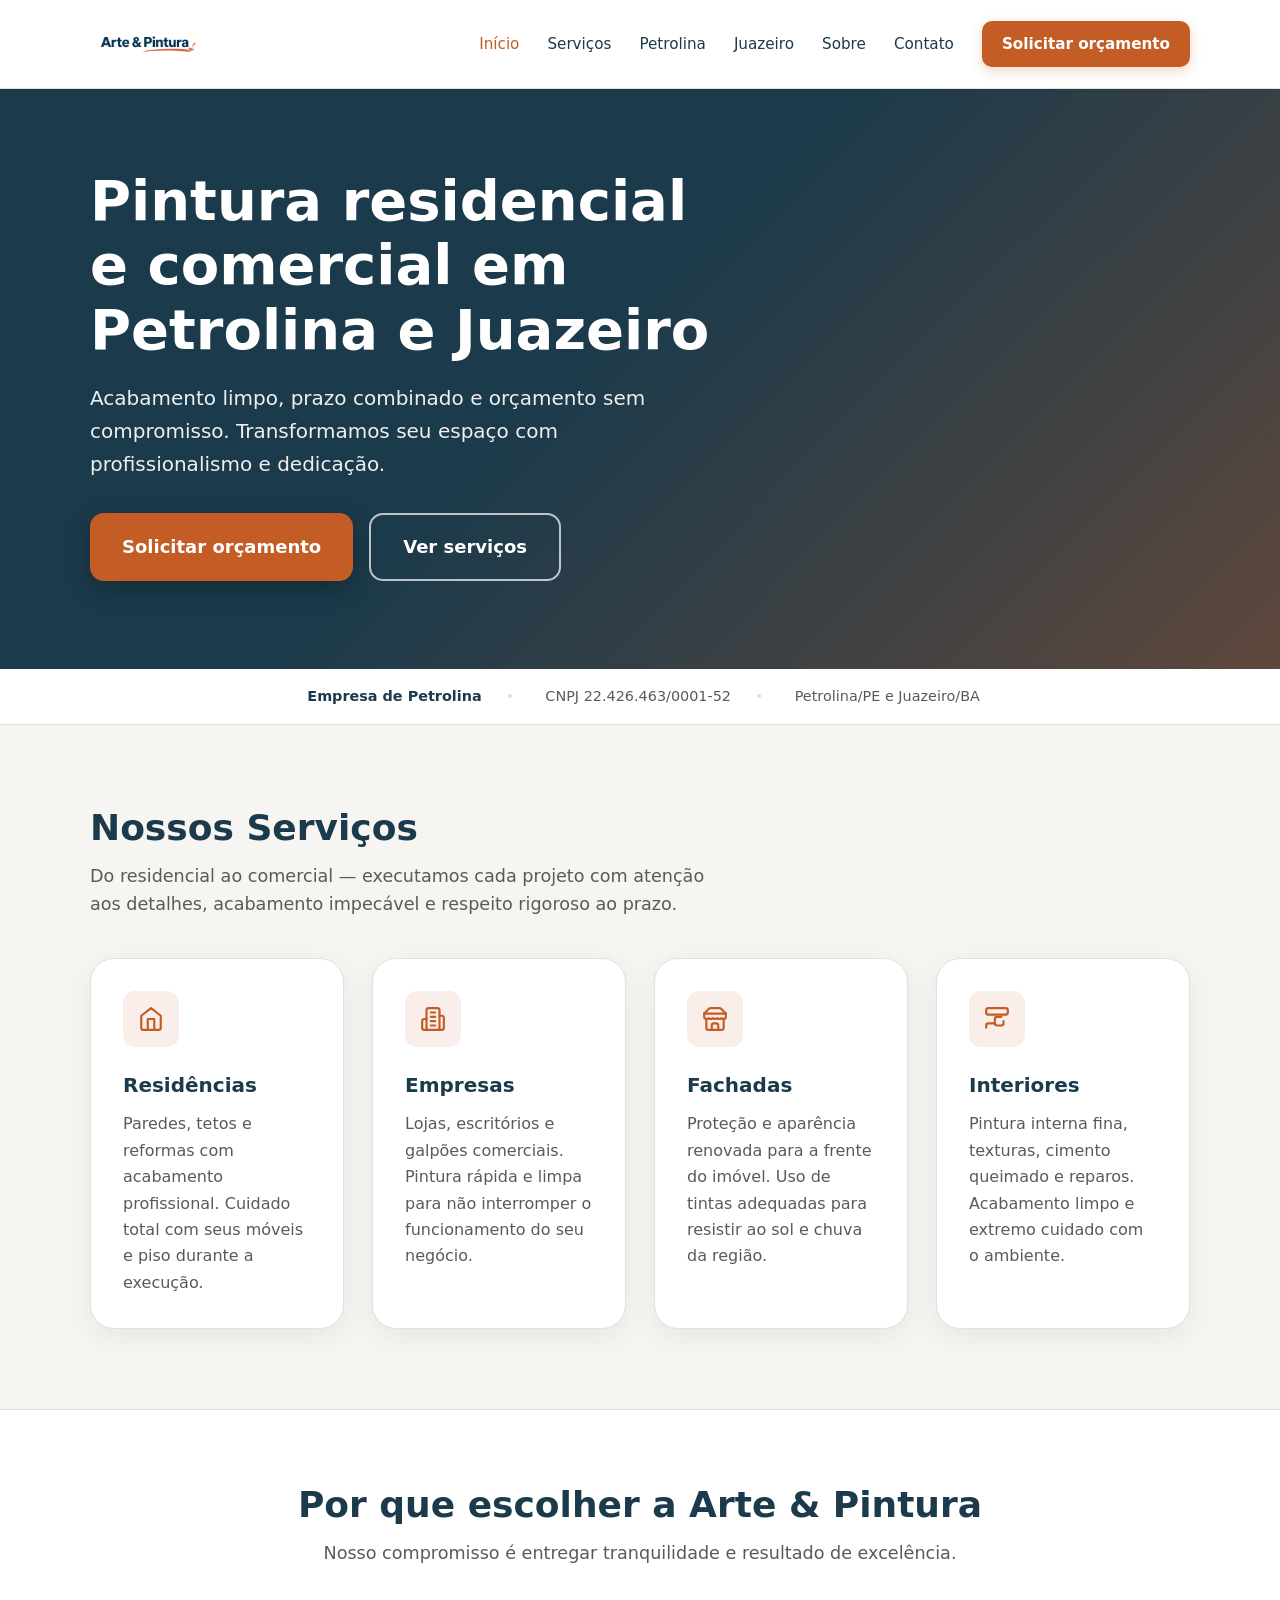
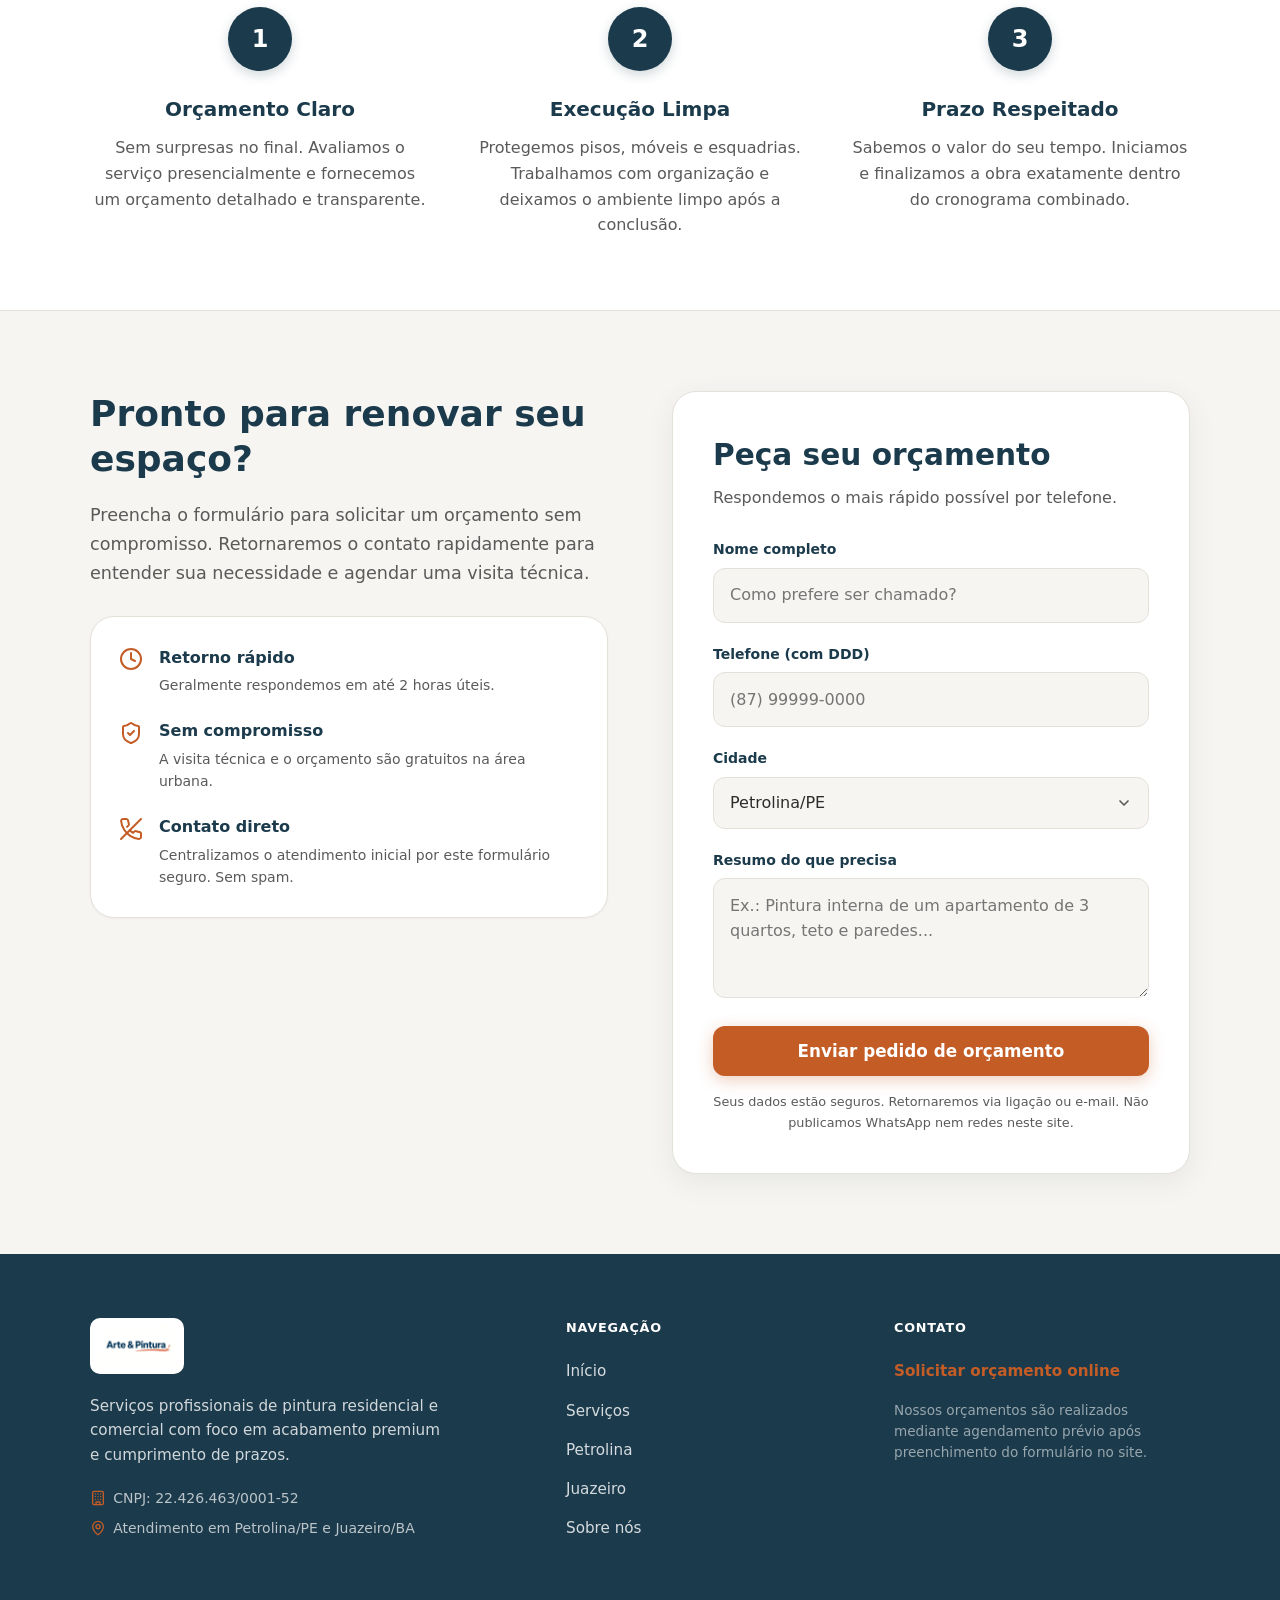
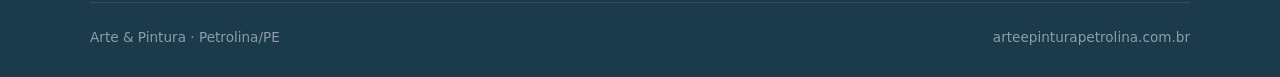
<file: index.html>
<!DOCTYPE html>
<html lang="pt-BR">
<head>
  <meta charset="utf-8">
  <meta name="viewport" content="width=device-width, initial-scale=1">
  <title>Pintura em Petrolina e Juazeiro | Arte & Pintura</title>
  <meta name="description" content="Pintura residencial e comercial em Petrolina/PE e Juazeiro/BA. Acabamento limpo, prazo combinado e orçamento sem compromisso.">
  <link rel="canonical" href="https://arteepinturapetrolina.com.br/">
  <meta name="theme-color" content="#1B3A4B">
  <link rel="icon" href="images/favicon.svg" type="image/svg+xml">
  <link rel="stylesheet" href="css/styles.css?v=4">
  <meta property="og:title" content="Pintura em Petrolina e Juazeiro | Arte & Pintura">
  <meta property="og:description" content="Pintura residencial e comercial em Petrolina/PE e Juazeiro/BA. Acabamento limpo, prazo combinado e orçamento sem compromisso.">
  <meta property="og:type" content="website">
  <meta property="og:url" content="https://arteepinturapetrolina.com.br/">
  <meta property="og:locale" content="pt_BR">
  <meta property="og:image" content="https://arteepinturapetrolina.com.br/images/logo.jpg">
  <script type="application/ld+json">
  {
    "@context": "https://schema.org",
    "@type": "LocalBusiness",
    "name": "Arte & Pintura",
    "description": "Pintura residencial e comercial em Petrolina/PE e Juazeiro/BA.",
    "url": "https://arteepinturapetrolina.com.br/",
    "image": "https://arteepinturapetrolina.com.br/images/logo.jpg",
    "taxID": "22.426.463/0001-52",
    "areaServed": [
      {"@type": "City", "name": "Petrolina", "containedInPlace": {"@type": "State", "name": "Pernambuco"}},
      {"@type": "City", "name": "Juazeiro", "containedInPlace": {"@type": "State", "name": "Bahia"}}
    ],
    "address": {
      "@type": "PostalAddress",
      "addressLocality": "Petrolina",
      "addressRegion": "PE",
      "addressCountry": "BR"
    },
    "priceRange": "$$",
    "makesOffer": [
      {"@type": "Offer", "itemOffered": {"@type": "Service", "name": "Pintura residencial"}},
      {"@type": "Offer", "itemOffered": {"@type": "Service", "name": "Pintura comercial"}},
      {"@type": "Offer", "itemOffered": {"@type": "Service", "name": "Pintura de fachadas"}},
      {"@type": "Offer", "itemOffered": {"@type": "Service", "name": "Pintura de interiores"}}
    ]
  }
  </script>
  <script src="js/analytics.js" defer></script>
</head>
<body>
  <header class="site-header">
    <div class="container header-inner">
      <a class="logo-link" href="index.html" aria-label="Arte & Pintura — início">
        <img src="images/logo.jpg" alt="Arte & Pintura" width="280" height="64">
      </a>
      <button class="nav-toggle" type="button" aria-expanded="false" aria-controls="site-nav">Menu</button>
      <nav id="site-nav" class="site-nav" aria-label="Principal">
      <a href="index.html" aria-current="page">Início</a>
      <a href="servicos.html">Serviços</a>
      <a href="petrolina.html">Petrolina</a>
      <a href="juazeiro.html">Juazeiro</a>
      <a href="sobre.html">Sobre</a>
      <a href="contato.html">Contato</a>
      <a class="nav-cta" href="contato.html">Solicitar orçamento</a>
      </nav>
    </div>
  </header>
  <main>
    <section class="hero">
      <div class="container">
        <div class="hero-inner">
          <h1>Pintura residencial e comercial em Petrolina e Juazeiro</h1>
          <p class="lead">Acabamento limpo, prazo combinado e orçamento sem compromisso. Transformamos seu espaço com profissionalismo e dedicação.</p>
          <div class="hero-actions">
            <a class="btn btn-primary btn-lg" href="#orcamento">Solicitar orçamento</a>
            <a class="btn btn-secondary btn-lg" href="servicos.html">Ver serviços</a>
          </div>
        </div>
      </div>
    </section>

    <div class="trust">
      <div class="container trust-inner">
        <span class="trust-item"><span class="trust-icon"><svg viewBox="0 0 24 24" aria-hidden="true"><path d="M20 10c0 4.993-5.539 10.193-7.399 11.799a1 1 0 0 1-1.202 0C9.539 20.193 4 14.993 4 10a8 8 0 0 1 16 0"/><circle cx="12" cy="10" r="3"/></svg></span><strong>Empresa de Petrolina</strong></span>
        <span class="trust-sep">•</span>
        <span class="trust-item"><span class="trust-icon"><svg viewBox="0 0 24 24" aria-hidden="true"><path d="M15 2H6a2 2 0 0 0-2 2v16a2 2 0 0 0 2 2h12a2 2 0 0 0 2-2V7Z"/><path d="M14 2v4a2 2 0 0 0 2 2h4"/><path d="M10 9H8"/><path d="M16 13H8"/><path d="M16 17H8"/></svg></span>CNPJ 22.426.463/0001-52</span>
        <span class="trust-sep">•</span>
        <span class="trust-item"><span class="trust-icon"><svg viewBox="0 0 24 24" aria-hidden="true"><polygon points="3 11 22 2 13 21 11 13 3 11"/></svg></span>Petrolina/PE e Juazeiro/BA</span>
      </div>
    </div>

    <section id="servicos" class="section section-lg" aria-labelledby="servicos-titulo">
      <div class="container">
        <h2 id="servicos-titulo" class="section-title">Nossos Serviços</h2>
        <p class="section-intro">Do residencial ao comercial — executamos cada projeto com atenção aos detalhes, acabamento impecável e respeito rigoroso ao prazo.</p>
        <div class="cards">
          <article class="card">
            <div class="card-icon"><svg viewBox="0 0 24 24" aria-hidden="true"><path d="m3 9 9-7 9 7v11a2 2 0 0 1-2 2H5a2 2 0 0 1-2-2z"/><polyline points="9 22 9 12 15 12 15 22"/></svg></div>
            <h3>Residências</h3>
            <p>Paredes, tetos e reformas com acabamento profissional. Cuidado total com seus móveis e piso durante a execução.</p>
          </article>
          <article class="card">
            <div class="card-icon"><svg viewBox="0 0 24 24" aria-hidden="true"><path d="M6 22V4a2 2 0 0 1 2-2h8a2 2 0 0 1 2 2v18Z"/><path d="M6 12H4a2 2 0 0 0-2 2v6a2 2 0 0 0 2 2h2"/><path d="M18 9h2a2 2 0 0 1 2 2v9a2 2 0 0 1-2 2h-2"/><path d="M10 6h4"/><path d="M10 10h4"/><path d="M10 14h4"/><path d="M10 18h4"/></svg></div>
            <h3>Empresas</h3>
            <p>Lojas, escritórios e galpões comerciais. Pintura rápida e limpa para não interromper o funcionamento do seu negócio.</p>
          </article>
          <article class="card">
            <div class="card-icon"><svg viewBox="0 0 24 24" aria-hidden="true"><path d="m2 7 4.41-4.41A2 2 0 0 1 7.83 2h8.34a2 2 0 0 1 1.42.59L22 7"/><path d="M4 12v8a2 2 0 0 0 2 2h12a2 2 0 0 0 2-2v-8"/><path d="M15 22v-4a2 2 0 0 0-2-2h-2a2 2 0 0 0-2 2v4"/><path d="M2 7h20"/><path d="M22 7v3a2 2 0 0 1-2 2 2.7 2.7 0 0 1-1.59-.63.7.7 0 0 0-.82 0A2.7 2.7 0 0 1 16 12a2.7 2.7 0 0 1-1.59-.63.7.7 0 0 0-.82 0A2.7 2.7 0 0 1 12 12a2.7 2.7 0 0 1-1.59-.63.7.7 0 0 0-.82 0A2.7 2.7 0 0 1 8 12a2.7 2.7 0 0 1-1.59-.63.7.7 0 0 0-.82 0A2.7 2.7 0 0 1 4 12a2 2 0 0 1-2-2V7"/></svg></div>
            <h3>Fachadas</h3>
            <p>Proteção e aparência renovada para a frente do imóvel. Uso de tintas adequadas para resistir ao sol e chuva da região.</p>
          </article>
          <article class="card">
            <div class="card-icon"><svg viewBox="0 0 24 24" aria-hidden="true"><rect width="20" height="6" x="2" y="2" rx="2"/><path d="M10 16v-4a2 2 0 0 1 2-2h4"/><path d="M10 16a2 2 0 0 0 2 2h4a2 2 0 0 0 2-2v-2"/><path d="M10 16H4a2 2 0 0 0-2 2v2"/></svg></div>
            <h3>Interiores</h3>
            <p>Pintura interna fina, texturas, cimento queimado e reparos. Acabamento limpo e extremo cuidado com o ambiente.</p>
          </article>
        </div>
      </div>
    </section>

    <section class="section section-alt" aria-labelledby="porque-titulo">
      <div class="container">
        <div class="text-center">
          <h2 id="porque-titulo" class="section-title">Por que escolher a Arte &amp; Pintura</h2>
          <p class="section-intro section-intro--center">Nosso compromisso é entregar tranquilidade e resultado de excelência.</p>
        </div>
        <div class="process">
          <div>
            <div class="process-step-num">1</div>
            <h3>Orçamento Claro</h3>
            <p>Sem surpresas no final. Avaliamos o serviço presencialmente e fornecemos um orçamento detalhado e transparente.</p>
          </div>
          <div>
            <div class="process-step-num">2</div>
            <h3>Execução Limpa</h3>
            <p>Protegemos pisos, móveis e esquadrias. Trabalhamos com organização e deixamos o ambiente limpo após a conclusão.</p>
          </div>
          <div>
            <div class="process-step-num">3</div>
            <h3>Prazo Respeitado</h3>
            <p>Sabemos o valor do seu tempo. Iniciamos e finalizamos a obra exatamente dentro do cronograma combinado.</p>
          </div>
        </div>
      </div>
    </section>

    <section id="orcamento" class="section section-lg">
      <div class="container">
        <div class="form-layout">
          <div class="form-layout-copy">
            <h2>Pronto para renovar seu espaço?</h2>
            <p>Preencha o formulário para solicitar um orçamento sem compromisso. Retornaremos o contato rapidamente para entender sua necessidade e agendar uma visita técnica.</p>
            <div class="perk-card">
              <div class="perk">
                <span class="perk-icon"><svg viewBox="0 0 24 24" aria-hidden="true"><circle cx="12" cy="12" r="10"/><polyline points="12 6 12 12 16 14"/></svg></span>
                <div>
                  <h4>Retorno rápido</h4>
                  <p>Geralmente respondemos em até 2 horas úteis.</p>
                </div>
              </div>
              <div class="perk">
                <span class="perk-icon"><svg viewBox="0 0 24 24" aria-hidden="true"><path d="M20 13c0 5-3.5 7.5-7.66 8.95a1 1 0 0 1-.67-.01C7.5 20.5 4 18 4 13V6a1 1 0 0 1 1-1c2 0 4.5-1.2 6.24-2.72a1.17 1.17 0 0 1 1.52 0C14.51 3.81 17 5 19 5a1 1 0 0 1 1 1z"/><path d="m9 12 2 2 4-4"/></svg></span>
                <div>
                  <h4>Sem compromisso</h4>
                  <p>A visita técnica e o orçamento são gratuitos na área urbana.</p>
                </div>
              </div>
              <div class="perk">
                <span class="perk-icon"><svg viewBox="0 0 24 24" aria-hidden="true"><path d="M10.68 13.31a16 16 0 0 0 3.41 2.6l1.27-1.27a2 2 0 0 1 2.11-.45 12.84 12.84 0 0 0 2.81.7 2 2 0 0 1 1.72 2v3a2 2 0 0 1-2.18 2 19.79 19.79 0 0 1-8.63-3.07 19.42 19.42 0 0 1-6-6 19.79 19.79 0 0 1-3.07-8.67A2 2 0 0 1 4.11 2h3a2 2 0 0 1 2 1.72 12.84 12.84 0 0 0 .7 2.81 2 2 0 0 1-.45 2.11L8.09 9.91"/><line x1="22" x2="2" y1="2" y2="22"/></svg></span>
                <div>
                  <h4>Contato direto</h4>
                  <p>Centralizamos o atendimento inicial por este formulário seguro. Sem spam.</p>
                </div>
              </div>
            </div>
          </div>
          <div class="form-layout-form">
        <form class="form-card" data-lead-form data-next="https://arteepinturapetrolina.com.br/obrigado.html"
              action="https://formsubmit.co/clebertsfigueiredo@gmail.com"
              method="POST"
              novalidate>
          <!-- Envio via FormSubmit (AJAX em js/main.js) para clebertsfigueiredo@gmail.com -->
          <h2>Peça seu orçamento</h2>
          <p class="form-note">Respondemos o mais rápido possível por telefone.</p>
          <div class="form-group">
            <label for="nome">Nome completo</label>
            <input id="nome" name="nome" type="text" autocomplete="name" required placeholder="Como prefere ser chamado?">
          </div>
          <div class="form-group">
            <label for="telefone">Telefone (com DDD)</label>
            <input id="telefone" name="telefone" type="tel" autocomplete="tel" required placeholder="(87) 99999-0000">
          </div>
          <div class="form-group">
            <label for="cidade">Cidade</label>
            <select id="cidade" class="form-select" name="cidade" required>
              <option value="Petrolina/PE" selected>Petrolina/PE</option>
              <option value="Juazeiro/BA">Juazeiro/BA</option>
            </select>
          </div>
          <div class="form-group">
            <label for="resumo">Resumo do que precisa</label>
            <textarea id="resumo" name="resumo" required placeholder="Ex.: Pintura interna de um apartamento de 3 quartos, teto e paredes..."></textarea>
          </div>
          <div class="form-actions">
            <button class="btn btn-primary" type="submit">Enviar pedido de orçamento</button>
          </div>
          <p class="form-hint">Seus dados estão seguros. Retornaremos via ligação ou e-mail. Não publicamos WhatsApp nem redes neste site.</p>
          <p class="form-status" role="status" aria-live="polite"></p>
        </form>
          </div>
        </div>
      </div>
    </section>
  </main>
  <footer class="site-footer">
    <div class="container">
      <div class="footer-grid">
        <div>
          <img class="footer-logo" src="images/logo.jpg" alt="Arte & Pintura" width="200" height="56">
          <p>Serviços profissionais de pintura residencial e comercial com foco em acabamento premium e cumprimento de prazos.</p>
          <div class="footer-meta">
            <span><svg viewBox="0 0 24 24" aria-hidden="true"><rect width="16" height="20" x="4" y="2" rx="2" ry="2"/><path d="M9 22v-4h6v4"/><path d="M8 6h.01"/><path d="M16 6h.01"/><path d="M12 6h.01"/><path d="M12 10h.01"/><path d="M12 14h.01"/><path d="M16 10h.01"/><path d="M16 14h.01"/><path d="M8 10h.01"/><path d="M8 14h.01"/></svg> CNPJ: 22.426.463/0001-52</span>
            <span><svg viewBox="0 0 24 24" aria-hidden="true"><path d="M20 10c0 4.993-5.539 10.193-7.399 11.799a1 1 0 0 1-1.202 0C9.539 20.193 4 14.993 4 10a8 8 0 0 1 16 0"/><circle cx="12" cy="10" r="3"/></svg> Atendimento em Petrolina/PE e Juazeiro/BA</span>
          </div>
        </div>
        <div>
          <h3>Navegação</h3>
          <ul class="footer-links">
            <li><a href="index.html">Início</a></li>
            <li><a href="servicos.html">Serviços</a></li>
            <li><a href="petrolina.html">Petrolina</a></li>
            <li><a href="juazeiro.html">Juazeiro</a></li>
            <li><a href="sobre.html">Sobre nós</a></li>
          </ul>
        </div>
        <div>
          <h3>Contato</h3>
          <ul class="footer-links">
            <li><a class="footer-cta" href="contato.html">Solicitar orçamento online</a></li>
          </ul>
          <p class="footer-note">Nossos orçamentos são realizados mediante agendamento prévio após preenchimento do formulário no site.</p>
        </div>
      </div>
      <div class="footer-bottom">
        <span>Arte & Pintura · Petrolina/PE</span>
        <span>arteepinturapetrolina.com.br</span>
      </div>
    </div>
  </footer>
  <script src="js/main.js?v=2"></script>
</body>
</html>
</file>
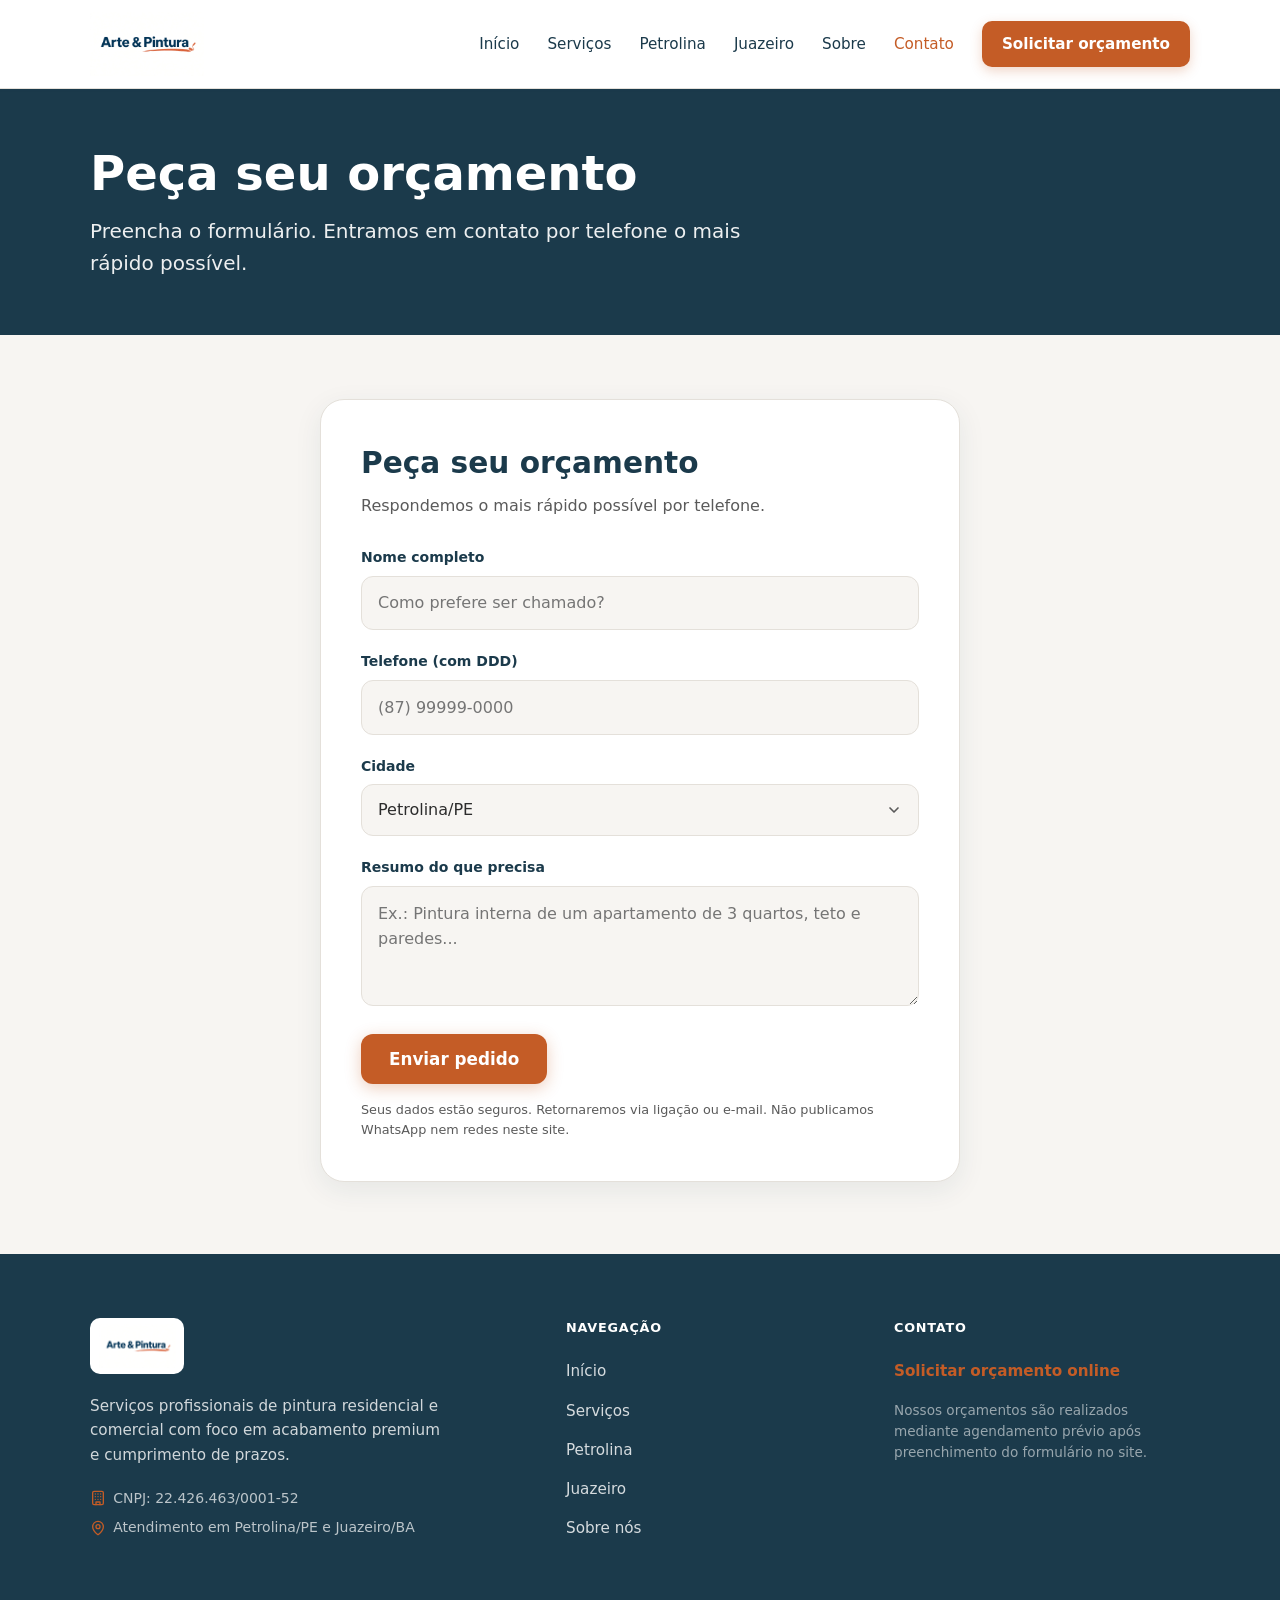
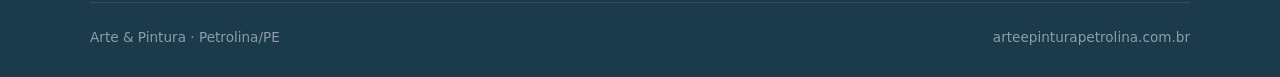
<file: contato.html>
<!DOCTYPE html>
<html lang="pt-BR">
<head>
  <meta charset="utf-8">
  <meta name="viewport" content="width=device-width, initial-scale=1">
  <title>Solicitar orçamento | Arte & Pintura</title>
  <meta name="description" content="Peça seu orçamento de pintura em Petrolina ou Juazeiro. Respondemos por telefone.">
  <link rel="canonical" href="https://arteepinturapetrolina.com.br/contato.html">
  <meta name="theme-color" content="#1B3A4B">
  <link rel="icon" href="images/favicon.svg" type="image/svg+xml">
  <link rel="stylesheet" href="css/styles.css?v=4">
  <meta property="og:title" content="Solicitar orçamento | Arte & Pintura">
  <meta property="og:description" content="Peça seu orçamento de pintura em Petrolina ou Juazeiro. Respondemos por telefone.">
  <meta property="og:type" content="website">
  <meta property="og:url" content="https://arteepinturapetrolina.com.br/contato.html">
  <meta property="og:locale" content="pt_BR">
  <meta property="og:image" content="https://arteepinturapetrolina.com.br/images/logo.jpg">
  <script src="js/analytics.js" defer></script>
</head>
<body>
  <header class="site-header">
    <div class="container header-inner">
      <a class="logo-link" href="index.html" aria-label="Arte & Pintura — início">
        <img src="images/logo.jpg" alt="Arte & Pintura" width="280" height="64">
      </a>
      <button class="nav-toggle" type="button" aria-expanded="false" aria-controls="site-nav">Menu</button>
      <nav id="site-nav" class="site-nav" aria-label="Principal">
      <a href="index.html">Início</a>
      <a href="servicos.html">Serviços</a>
      <a href="petrolina.html">Petrolina</a>
      <a href="juazeiro.html">Juazeiro</a>
      <a href="sobre.html">Sobre</a>
      <a href="contato.html" aria-current="page">Contato</a>
      <a class="nav-cta" href="contato.html">Solicitar orçamento</a>
      </nav>
    </div>
  </header>
  <main>
    <section class="page-hero page-hero--left">
      <div class="container">
        <h1>Peça seu orçamento</h1>
        <p>Preencha o formulário. Entramos em contato por telefone o mais rápido possível.</p>
      </div>
    </section>
    <section class="form-section">
      <div class="container">
        <form class="form-card form-card--narrow" data-lead-form data-next="https://arteepinturapetrolina.com.br/obrigado.html"
              action="https://formsubmit.co/clebertsfigueiredo@gmail.com"
              method="POST"
              novalidate>
          <!-- Envio via FormSubmit (AJAX em js/main.js) para clebertsfigueiredo@gmail.com -->
          <h2>Peça seu orçamento</h2>
          <p class="form-note">Respondemos o mais rápido possível por telefone.</p>
          <div class="form-group">
            <label for="nome">Nome completo</label>
            <input id="nome" name="nome" type="text" autocomplete="name" required placeholder="Como prefere ser chamado?">
          </div>
          <div class="form-group">
            <label for="telefone">Telefone (com DDD)</label>
            <input id="telefone" name="telefone" type="tel" autocomplete="tel" required placeholder="(87) 99999-0000">
          </div>
          <div class="form-group">
            <label for="cidade">Cidade</label>
            <select id="cidade" class="form-select" name="cidade" required>
              <option value="Petrolina/PE" selected>Petrolina/PE</option>
              <option value="Juazeiro/BA">Juazeiro/BA</option>
            </select>
          </div>
          <div class="form-group">
            <label for="resumo">Resumo do que precisa</label>
            <textarea id="resumo" name="resumo" required placeholder="Ex.: Pintura interna de um apartamento de 3 quartos, teto e paredes..."></textarea>
          </div>
          <div class="form-actions">
            <button class="btn btn-primary" type="submit">Enviar pedido</button>
          </div>
          <p class="form-hint">Seus dados estão seguros. Retornaremos via ligação ou e-mail. Não publicamos WhatsApp nem redes neste site.</p>
          <p class="form-status" role="status" aria-live="polite"></p>
        </form>
      </div>
    </section>
  </main>
  <footer class="site-footer">
    <div class="container">
      <div class="footer-grid">
        <div>
          <img class="footer-logo" src="images/logo.jpg" alt="Arte & Pintura" width="200" height="56">
          <p>Serviços profissionais de pintura residencial e comercial com foco em acabamento premium e cumprimento de prazos.</p>
          <div class="footer-meta">
            <span><svg viewBox="0 0 24 24" aria-hidden="true"><rect width="16" height="20" x="4" y="2" rx="2" ry="2"/><path d="M9 22v-4h6v4"/><path d="M8 6h.01"/><path d="M16 6h.01"/><path d="M12 6h.01"/><path d="M12 10h.01"/><path d="M12 14h.01"/><path d="M16 10h.01"/><path d="M16 14h.01"/><path d="M8 10h.01"/><path d="M8 14h.01"/></svg> CNPJ: 22.426.463/0001-52</span>
            <span><svg viewBox="0 0 24 24" aria-hidden="true"><path d="M20 10c0 4.993-5.539 10.193-7.399 11.799a1 1 0 0 1-1.202 0C9.539 20.193 4 14.993 4 10a8 8 0 0 1 16 0"/><circle cx="12" cy="10" r="3"/></svg> Atendimento em Petrolina/PE e Juazeiro/BA</span>
          </div>
        </div>
        <div>
          <h3>Navegação</h3>
          <ul class="footer-links">
            <li><a href="index.html">Início</a></li>
            <li><a href="servicos.html">Serviços</a></li>
            <li><a href="petrolina.html">Petrolina</a></li>
            <li><a href="juazeiro.html">Juazeiro</a></li>
            <li><a href="sobre.html">Sobre nós</a></li>
          </ul>
        </div>
        <div>
          <h3>Contato</h3>
          <ul class="footer-links">
            <li><a class="footer-cta" href="contato.html">Solicitar orçamento online</a></li>
          </ul>
          <p class="footer-note">Nossos orçamentos são realizados mediante agendamento prévio após preenchimento do formulário no site.</p>
        </div>
      </div>
      <div class="footer-bottom">
        <span>Arte & Pintura · Petrolina/PE</span>
        <span>arteepinturapetrolina.com.br</span>
      </div>
    </div>
  </footer>
  <script src="js/main.js?v=2"></script>
</body>
</html>
</file>
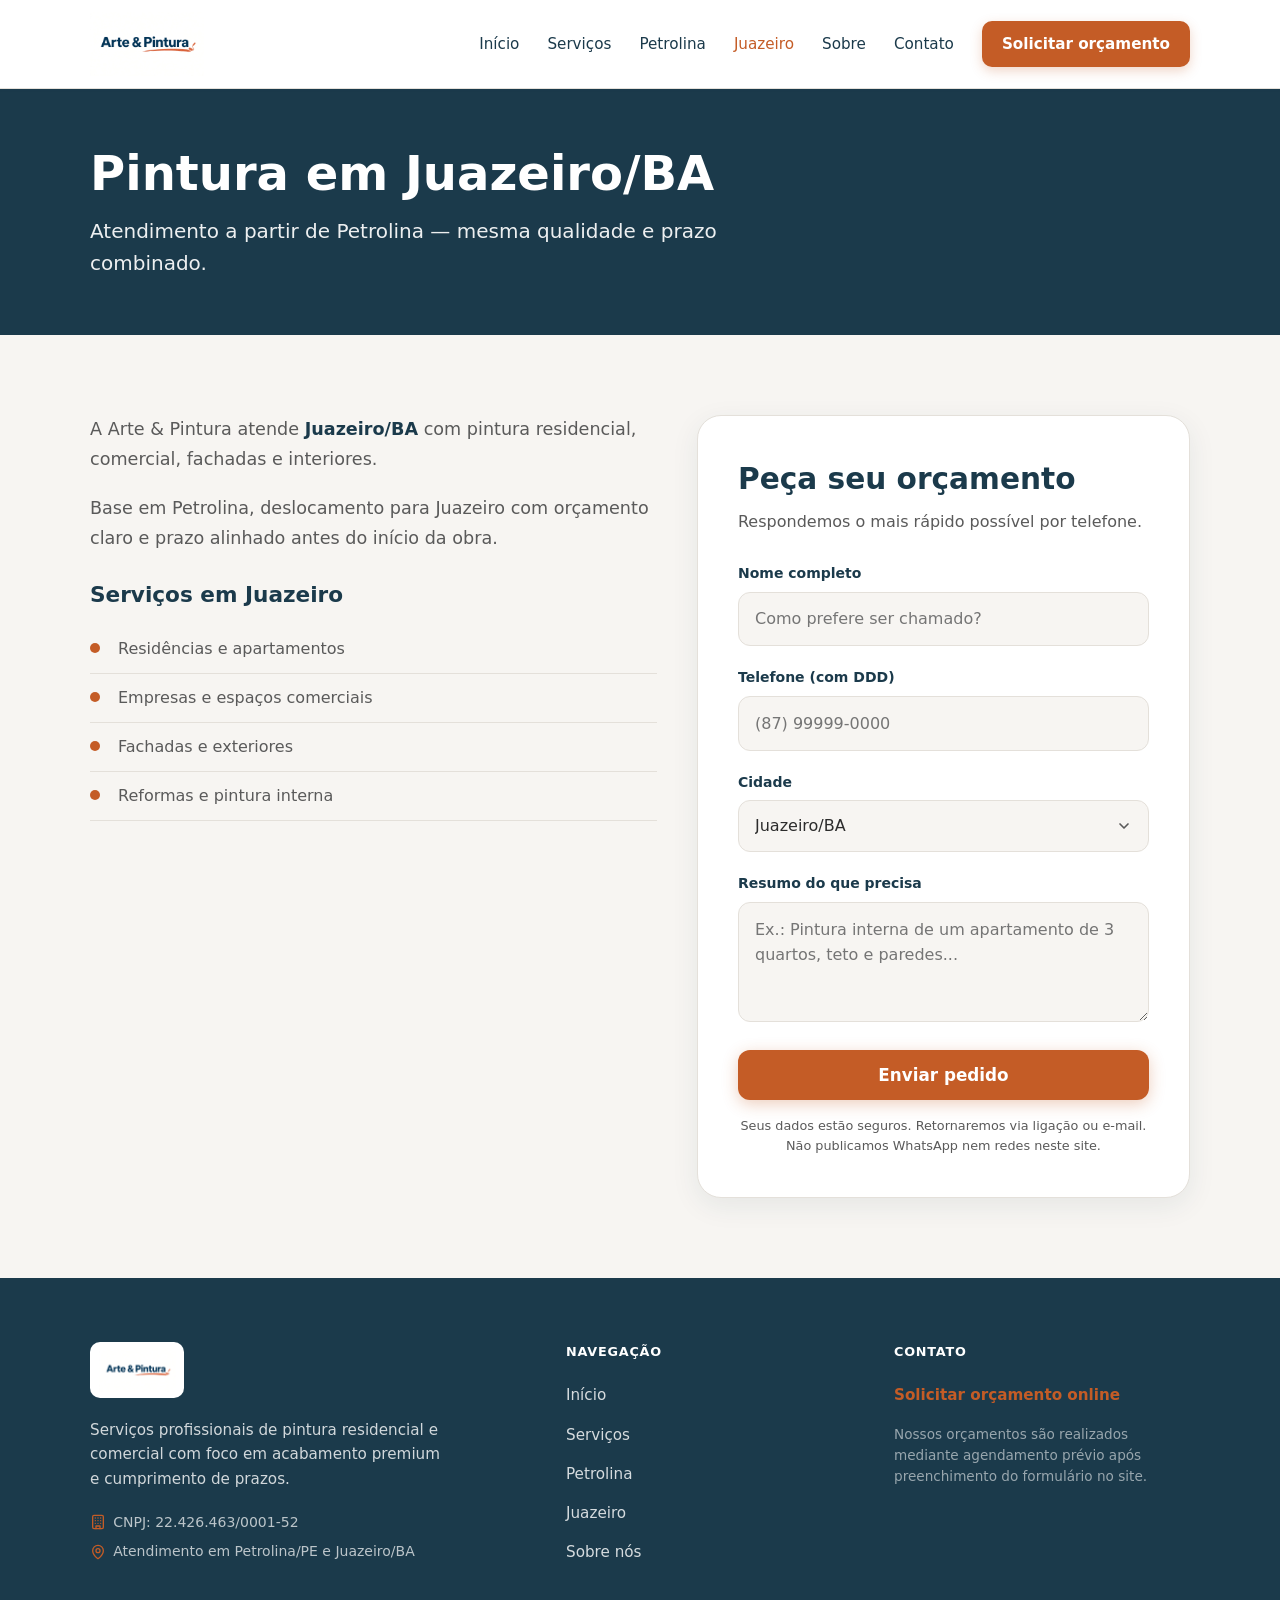
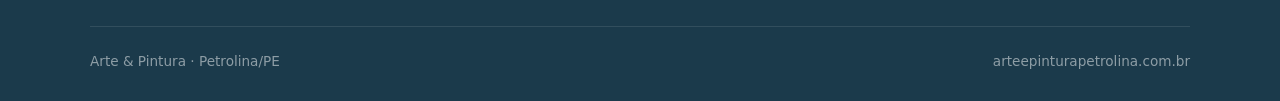
<file: juazeiro.html>
<!DOCTYPE html>
<html lang="pt-BR">
<head>
  <meta charset="utf-8">
  <meta name="viewport" content="width=device-width, initial-scale=1">
  <title>Pintor e pintura em Juazeiro | Arte & Pintura</title>
  <meta name="description" content="Pintura residencial e comercial em Juazeiro/BA, com equipe a partir de Petrolina. Orçamento sem compromisso.">
  <link rel="canonical" href="https://arteepinturapetrolina.com.br/juazeiro.html">
  <meta name="theme-color" content="#1B3A4B">
  <link rel="icon" href="images/favicon.svg" type="image/svg+xml">
  <link rel="stylesheet" href="css/styles.css?v=4">
  <meta property="og:title" content="Pintor e pintura em Juazeiro | Arte & Pintura">
  <meta property="og:description" content="Pintura residencial e comercial em Juazeiro/BA, com equipe a partir de Petrolina. Orçamento sem compromisso.">
  <meta property="og:type" content="website">
  <meta property="og:url" content="https://arteepinturapetrolina.com.br/juazeiro.html">
  <meta property="og:locale" content="pt_BR">
  <meta property="og:image" content="https://arteepinturapetrolina.com.br/images/logo.jpg">
  <script src="js/analytics.js" defer></script>
</head>
<body>
  <header class="site-header">
    <div class="container header-inner">
      <a class="logo-link" href="index.html" aria-label="Arte & Pintura — início">
        <img src="images/logo.jpg" alt="Arte & Pintura" width="280" height="64">
      </a>
      <button class="nav-toggle" type="button" aria-expanded="false" aria-controls="site-nav">Menu</button>
      <nav id="site-nav" class="site-nav" aria-label="Principal">
      <a href="index.html">Início</a>
      <a href="servicos.html">Serviços</a>
      <a href="petrolina.html">Petrolina</a>
      <a href="juazeiro.html" aria-current="page">Juazeiro</a>
      <a href="sobre.html">Sobre</a>
      <a href="contato.html">Contato</a>
      <a class="nav-cta" href="contato.html">Solicitar orçamento</a>
      </nav>
    </div>
  </header>
  <main>
    <section class="page-hero page-hero--left">
      <div class="container">
        <h1>Pintura em Juazeiro/BA</h1>
        <p>Atendimento a partir de Petrolina — mesma qualidade e prazo combinado.</p>
      </div>
    </section>
    <section class="section section-lg">
      <div class="container content-grid content-grid-2">
        <div class="prose">
          <p>A Arte &amp; Pintura atende <strong>Juazeiro/BA</strong> com pintura residencial, comercial, fachadas e interiores.</p>
          <p>Base em Petrolina, deslocamento para Juazeiro com orçamento claro e prazo alinhado antes do início da obra.</p>
          <h2 class="section-title" style="font-size:1.35rem;margin-top:1.75rem">Serviços em Juazeiro</h2>
          <ul class="list-check">
            <li>Residências e apartamentos</li>
            <li>Empresas e espaços comerciais</li>
            <li>Fachadas e exteriores</li>
            <li>Reformas e pintura interna</li>
          </ul>
        </div>
        <div>
        <form class="form-card" data-lead-form data-next="https://arteepinturapetrolina.com.br/obrigado.html"
              action="https://formsubmit.co/clebertsfigueiredo@gmail.com"
              method="POST"
              novalidate>
          <!-- Envio via FormSubmit (AJAX em js/main.js) para clebertsfigueiredo@gmail.com -->
          <h2>Peça seu orçamento</h2>
          <p class="form-note">Respondemos o mais rápido possível por telefone.</p>
          <div class="form-group">
            <label for="nome">Nome completo</label>
            <input id="nome" name="nome" type="text" autocomplete="name" required placeholder="Como prefere ser chamado?">
          </div>
          <div class="form-group">
            <label for="telefone">Telefone (com DDD)</label>
            <input id="telefone" name="telefone" type="tel" autocomplete="tel" required placeholder="(87) 99999-0000">
          </div>
          <div class="form-group">
            <label for="cidade">Cidade</label>
            <select id="cidade" class="form-select" name="cidade" required>
              <option value="Petrolina/PE">Petrolina/PE</option>
              <option value="Juazeiro/BA" selected>Juazeiro/BA</option>
            </select>
          </div>
          <div class="form-group">
            <label for="resumo">Resumo do que precisa</label>
            <textarea id="resumo" name="resumo" required placeholder="Ex.: Pintura interna de um apartamento de 3 quartos, teto e paredes..."></textarea>
          </div>
          <div class="form-actions">
            <button class="btn btn-primary" type="submit">Enviar pedido</button>
          </div>
          <p class="form-hint">Seus dados estão seguros. Retornaremos via ligação ou e-mail. Não publicamos WhatsApp nem redes neste site.</p>
          <p class="form-status" role="status" aria-live="polite"></p>
        </form>
        </div>
      </div>
    </section>
  </main>
  <footer class="site-footer">
    <div class="container">
      <div class="footer-grid">
        <div>
          <img class="footer-logo" src="images/logo.jpg" alt="Arte & Pintura" width="200" height="56">
          <p>Serviços profissionais de pintura residencial e comercial com foco em acabamento premium e cumprimento de prazos.</p>
          <div class="footer-meta">
            <span><svg viewBox="0 0 24 24" aria-hidden="true"><rect width="16" height="20" x="4" y="2" rx="2" ry="2"/><path d="M9 22v-4h6v4"/><path d="M8 6h.01"/><path d="M16 6h.01"/><path d="M12 6h.01"/><path d="M12 10h.01"/><path d="M12 14h.01"/><path d="M16 10h.01"/><path d="M16 14h.01"/><path d="M8 10h.01"/><path d="M8 14h.01"/></svg> CNPJ: 22.426.463/0001-52</span>
            <span><svg viewBox="0 0 24 24" aria-hidden="true"><path d="M20 10c0 4.993-5.539 10.193-7.399 11.799a1 1 0 0 1-1.202 0C9.539 20.193 4 14.993 4 10a8 8 0 0 1 16 0"/><circle cx="12" cy="10" r="3"/></svg> Atendimento em Petrolina/PE e Juazeiro/BA</span>
          </div>
        </div>
        <div>
          <h3>Navegação</h3>
          <ul class="footer-links">
            <li><a href="index.html">Início</a></li>
            <li><a href="servicos.html">Serviços</a></li>
            <li><a href="petrolina.html">Petrolina</a></li>
            <li><a href="juazeiro.html">Juazeiro</a></li>
            <li><a href="sobre.html">Sobre nós</a></li>
          </ul>
        </div>
        <div>
          <h3>Contato</h3>
          <ul class="footer-links">
            <li><a class="footer-cta" href="contato.html">Solicitar orçamento online</a></li>
          </ul>
          <p class="footer-note">Nossos orçamentos são realizados mediante agendamento prévio após preenchimento do formulário no site.</p>
        </div>
      </div>
      <div class="footer-bottom">
        <span>Arte & Pintura · Petrolina/PE</span>
        <span>arteepinturapetrolina.com.br</span>
      </div>
    </div>
  </footer>
  <script src="js/main.js?v=2"></script>
</body>
</html>
</file>
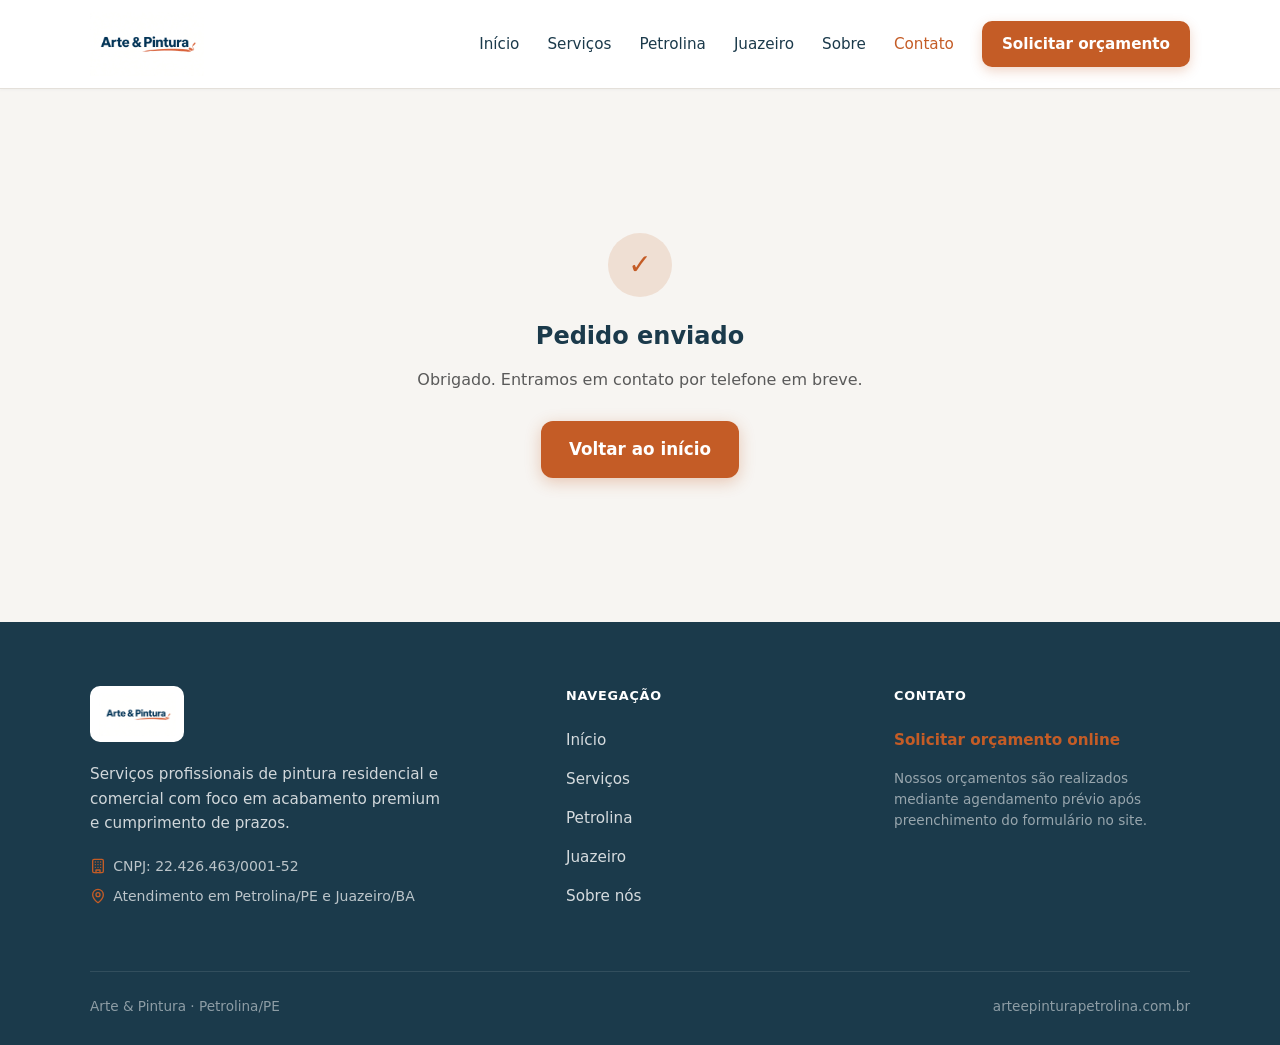
<file: obrigado.html>
<!DOCTYPE html>
<html lang="pt-BR">
<head>
  <meta charset="utf-8">
  <meta name="viewport" content="width=device-width, initial-scale=1">
  <title>Pedido enviado | Arte & Pintura</title>
  <meta name="description" content="Recebemos seu pedido de orçamento. Entramos em contato por telefone em breve.">
  <link rel="canonical" href="https://arteepinturapetrolina.com.br/obrigado.html">
  <meta name="theme-color" content="#1B3A4B">
  <link rel="icon" href="images/favicon.svg" type="image/svg+xml">
  <link rel="stylesheet" href="css/styles.css?v=4">
  <meta property="og:title" content="Pedido enviado | Arte & Pintura">
  <meta property="og:description" content="Recebemos seu pedido de orçamento. Entramos em contato por telefone em breve.">
  <meta property="og:type" content="website">
  <meta property="og:url" content="https://arteepinturapetrolina.com.br/obrigado.html">
  <meta property="og:locale" content="pt_BR">
  <meta property="og:image" content="https://arteepinturapetrolina.com.br/images/logo.jpg">
  <script src="js/analytics.js" defer></script>
</head>
<body>
  <header class="site-header">
    <div class="container header-inner">
      <a class="logo-link" href="index.html" aria-label="Arte & Pintura — início">
        <img src="images/logo.jpg" alt="Arte & Pintura" width="280" height="64">
      </a>
      <button class="nav-toggle" type="button" aria-expanded="false" aria-controls="site-nav">Menu</button>
      <nav id="site-nav" class="site-nav" aria-label="Principal">
      <a href="index.html">Início</a>
      <a href="servicos.html">Serviços</a>
      <a href="petrolina.html">Petrolina</a>
      <a href="juazeiro.html">Juazeiro</a>
      <a href="sobre.html">Sobre</a>
      <a href="contato.html" aria-current="page">Contato</a>
      <a class="nav-cta" href="contato.html">Solicitar orçamento</a>
      </nav>
    </div>
  </header>
  <main>
    <section class="section">
      <div class="container">
        <div class="thanks">
          <div class="thanks-icon" aria-hidden="true">✓</div>
          <h1>Pedido enviado</h1>
          <p>Obrigado. Entramos em contato por telefone em breve.</p>
          <a class="btn btn-primary" href="index.html">Voltar ao início</a>
        </div>
      </div>
    </section>
  </main>
  <footer class="site-footer">
    <div class="container">
      <div class="footer-grid">
        <div>
          <img class="footer-logo" src="images/logo.jpg" alt="Arte & Pintura" width="200" height="56">
          <p>Serviços profissionais de pintura residencial e comercial com foco em acabamento premium e cumprimento de prazos.</p>
          <div class="footer-meta">
            <span><svg viewBox="0 0 24 24" aria-hidden="true"><rect width="16" height="20" x="4" y="2" rx="2" ry="2"/><path d="M9 22v-4h6v4"/><path d="M8 6h.01"/><path d="M16 6h.01"/><path d="M12 6h.01"/><path d="M12 10h.01"/><path d="M12 14h.01"/><path d="M16 10h.01"/><path d="M16 14h.01"/><path d="M8 10h.01"/><path d="M8 14h.01"/></svg> CNPJ: 22.426.463/0001-52</span>
            <span><svg viewBox="0 0 24 24" aria-hidden="true"><path d="M20 10c0 4.993-5.539 10.193-7.399 11.799a1 1 0 0 1-1.202 0C9.539 20.193 4 14.993 4 10a8 8 0 0 1 16 0"/><circle cx="12" cy="10" r="3"/></svg> Atendimento em Petrolina/PE e Juazeiro/BA</span>
          </div>
        </div>
        <div>
          <h3>Navegação</h3>
          <ul class="footer-links">
            <li><a href="index.html">Início</a></li>
            <li><a href="servicos.html">Serviços</a></li>
            <li><a href="petrolina.html">Petrolina</a></li>
            <li><a href="juazeiro.html">Juazeiro</a></li>
            <li><a href="sobre.html">Sobre nós</a></li>
          </ul>
        </div>
        <div>
          <h3>Contato</h3>
          <ul class="footer-links">
            <li><a class="footer-cta" href="contato.html">Solicitar orçamento online</a></li>
          </ul>
          <p class="footer-note">Nossos orçamentos são realizados mediante agendamento prévio após preenchimento do formulário no site.</p>
        </div>
      </div>
      <div class="footer-bottom">
        <span>Arte & Pintura · Petrolina/PE</span>
        <span>arteepinturapetrolina.com.br</span>
      </div>
    </div>
  </footer>
  <script src="js/main.js?v=2"></script>
</body>
</html>
</file>
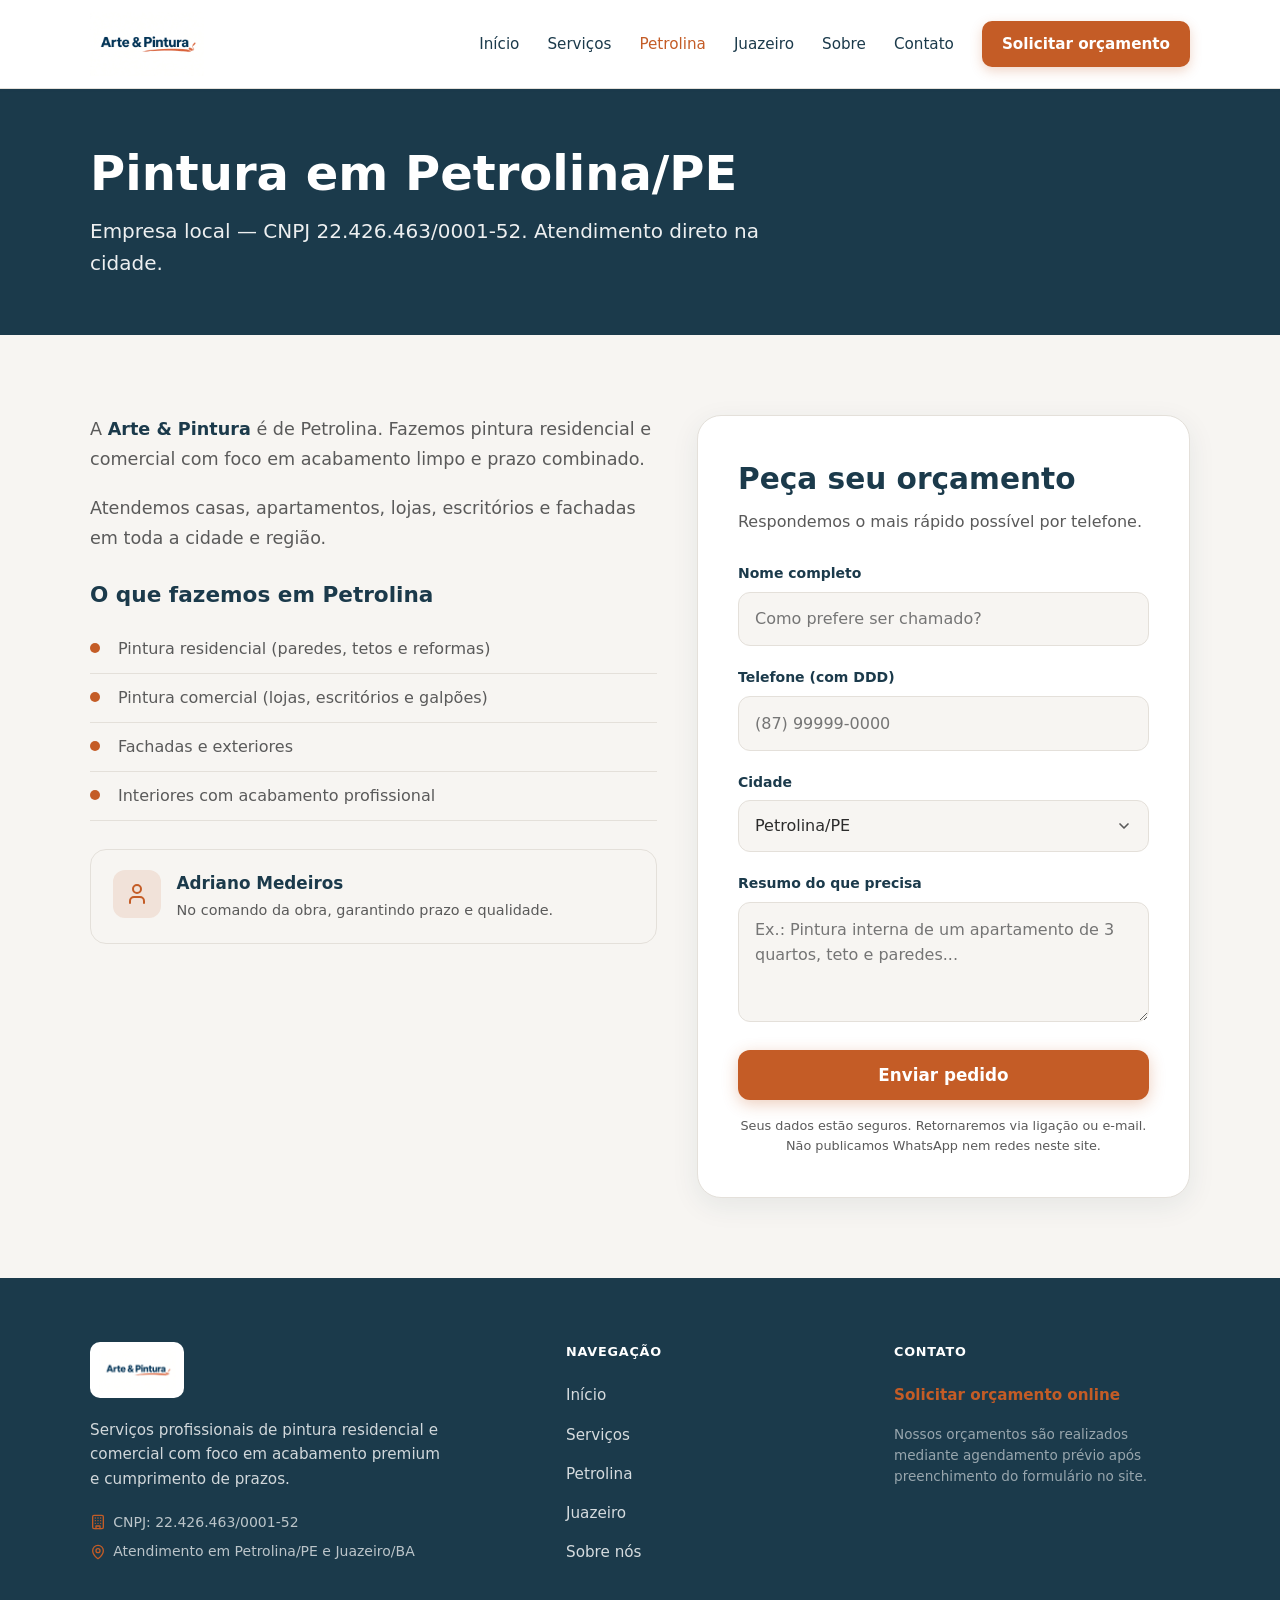
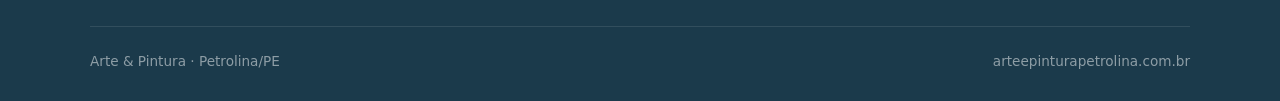
<file: petrolina.html>
<!DOCTYPE html>
<html lang="pt-BR">
<head>
  <meta charset="utf-8">
  <meta name="viewport" content="width=device-width, initial-scale=1">
  <title>Pintura residencial e comercial em Petrolina | Arte & Pintura</title>
  <meta name="description" content="Empresa local de pintura em Petrolina/PE. Residências, empresas, fachadas e interiores. CNPJ 22.426.463/0001-52.">
  <link rel="canonical" href="https://arteepinturapetrolina.com.br/petrolina.html">
  <meta name="theme-color" content="#1B3A4B">
  <link rel="icon" href="images/favicon.svg" type="image/svg+xml">
  <link rel="stylesheet" href="css/styles.css?v=4">
  <meta property="og:title" content="Pintura residencial e comercial em Petrolina | Arte & Pintura">
  <meta property="og:description" content="Empresa local de pintura em Petrolina/PE. Residências, empresas, fachadas e interiores. CNPJ 22.426.463/0001-52.">
  <meta property="og:type" content="website">
  <meta property="og:url" content="https://arteepinturapetrolina.com.br/petrolina.html">
  <meta property="og:locale" content="pt_BR">
  <meta property="og:image" content="https://arteepinturapetrolina.com.br/images/logo.jpg">
  <script src="js/analytics.js" defer></script>
</head>
<body>
  <header class="site-header">
    <div class="container header-inner">
      <a class="logo-link" href="index.html" aria-label="Arte & Pintura — início">
        <img src="images/logo.jpg" alt="Arte & Pintura" width="280" height="64">
      </a>
      <button class="nav-toggle" type="button" aria-expanded="false" aria-controls="site-nav">Menu</button>
      <nav id="site-nav" class="site-nav" aria-label="Principal">
      <a href="index.html">Início</a>
      <a href="servicos.html">Serviços</a>
      <a href="petrolina.html" aria-current="page">Petrolina</a>
      <a href="juazeiro.html">Juazeiro</a>
      <a href="sobre.html">Sobre</a>
      <a href="contato.html">Contato</a>
      <a class="nav-cta" href="contato.html">Solicitar orçamento</a>
      </nav>
    </div>
  </header>
  <main>
    <section class="page-hero page-hero--left">
      <div class="container">
        <h1>Pintura em Petrolina/PE</h1>
        <p>Empresa local — CNPJ 22.426.463/0001-52. Atendimento direto na cidade.</p>
      </div>
    </section>
    <section class="section section-lg">
      <div class="container content-grid content-grid-2">
        <div class="prose">
          <p>A <strong>Arte &amp; Pintura</strong> é de Petrolina. Fazemos pintura residencial e comercial com foco em acabamento limpo e prazo combinado.</p>
          <p>Atendemos casas, apartamentos, lojas, escritórios e fachadas em toda a cidade e região.</p>
          <h2 class="section-title" style="font-size:1.35rem;margin-top:1.75rem">O que fazemos em Petrolina</h2>
          <ul class="list-check">
            <li>Pintura residencial (paredes, tetos e reformas)</li>
            <li>Pintura comercial (lojas, escritórios e galpões)</li>
            <li>Fachadas e exteriores</li>
            <li>Interiores com acabamento profissional</li>
          </ul>
          <div class="owner-card">
            <div class="owner-card-icon"><svg viewBox="0 0 24 24" aria-hidden="true"><path d="M19 21v-2a4 4 0 0 0-4-4H9a4 4 0 0 0-4 4v2"/><circle cx="12" cy="7" r="4"/></svg></div>
            <div>
              <strong>Adriano Medeiros</strong>
              <span>No comando da obra, garantindo prazo e qualidade.</span>
            </div>
          </div>
        </div>
        <div>
        <form class="form-card" data-lead-form data-next="https://arteepinturapetrolina.com.br/obrigado.html"
              action="https://formsubmit.co/clebertsfigueiredo@gmail.com"
              method="POST"
              novalidate>
          <!-- Envio via FormSubmit (AJAX em js/main.js) para clebertsfigueiredo@gmail.com -->
          <h2>Peça seu orçamento</h2>
          <p class="form-note">Respondemos o mais rápido possível por telefone.</p>
          <div class="form-group">
            <label for="nome">Nome completo</label>
            <input id="nome" name="nome" type="text" autocomplete="name" required placeholder="Como prefere ser chamado?">
          </div>
          <div class="form-group">
            <label for="telefone">Telefone (com DDD)</label>
            <input id="telefone" name="telefone" type="tel" autocomplete="tel" required placeholder="(87) 99999-0000">
          </div>
          <div class="form-group">
            <label for="cidade">Cidade</label>
            <select id="cidade" class="form-select" name="cidade" required>
              <option value="Petrolina/PE" selected>Petrolina/PE</option>
              <option value="Juazeiro/BA">Juazeiro/BA</option>
            </select>
          </div>
          <div class="form-group">
            <label for="resumo">Resumo do que precisa</label>
            <textarea id="resumo" name="resumo" required placeholder="Ex.: Pintura interna de um apartamento de 3 quartos, teto e paredes..."></textarea>
          </div>
          <div class="form-actions">
            <button class="btn btn-primary" type="submit">Enviar pedido</button>
          </div>
          <p class="form-hint">Seus dados estão seguros. Retornaremos via ligação ou e-mail. Não publicamos WhatsApp nem redes neste site.</p>
          <p class="form-status" role="status" aria-live="polite"></p>
        </form>
        </div>
      </div>
    </section>
  </main>
  <footer class="site-footer">
    <div class="container">
      <div class="footer-grid">
        <div>
          <img class="footer-logo" src="images/logo.jpg" alt="Arte & Pintura" width="200" height="56">
          <p>Serviços profissionais de pintura residencial e comercial com foco em acabamento premium e cumprimento de prazos.</p>
          <div class="footer-meta">
            <span><svg viewBox="0 0 24 24" aria-hidden="true"><rect width="16" height="20" x="4" y="2" rx="2" ry="2"/><path d="M9 22v-4h6v4"/><path d="M8 6h.01"/><path d="M16 6h.01"/><path d="M12 6h.01"/><path d="M12 10h.01"/><path d="M12 14h.01"/><path d="M16 10h.01"/><path d="M16 14h.01"/><path d="M8 10h.01"/><path d="M8 14h.01"/></svg> CNPJ: 22.426.463/0001-52</span>
            <span><svg viewBox="0 0 24 24" aria-hidden="true"><path d="M20 10c0 4.993-5.539 10.193-7.399 11.799a1 1 0 0 1-1.202 0C9.539 20.193 4 14.993 4 10a8 8 0 0 1 16 0"/><circle cx="12" cy="10" r="3"/></svg> Atendimento em Petrolina/PE e Juazeiro/BA</span>
          </div>
        </div>
        <div>
          <h3>Navegação</h3>
          <ul class="footer-links">
            <li><a href="index.html">Início</a></li>
            <li><a href="servicos.html">Serviços</a></li>
            <li><a href="petrolina.html">Petrolina</a></li>
            <li><a href="juazeiro.html">Juazeiro</a></li>
            <li><a href="sobre.html">Sobre nós</a></li>
          </ul>
        </div>
        <div>
          <h3>Contato</h3>
          <ul class="footer-links">
            <li><a class="footer-cta" href="contato.html">Solicitar orçamento online</a></li>
          </ul>
          <p class="footer-note">Nossos orçamentos são realizados mediante agendamento prévio após preenchimento do formulário no site.</p>
        </div>
      </div>
      <div class="footer-bottom">
        <span>Arte & Pintura · Petrolina/PE</span>
        <span>arteepinturapetrolina.com.br</span>
      </div>
    </div>
  </footer>
  <script src="js/main.js?v=2"></script>
</body>
</html>
</file>
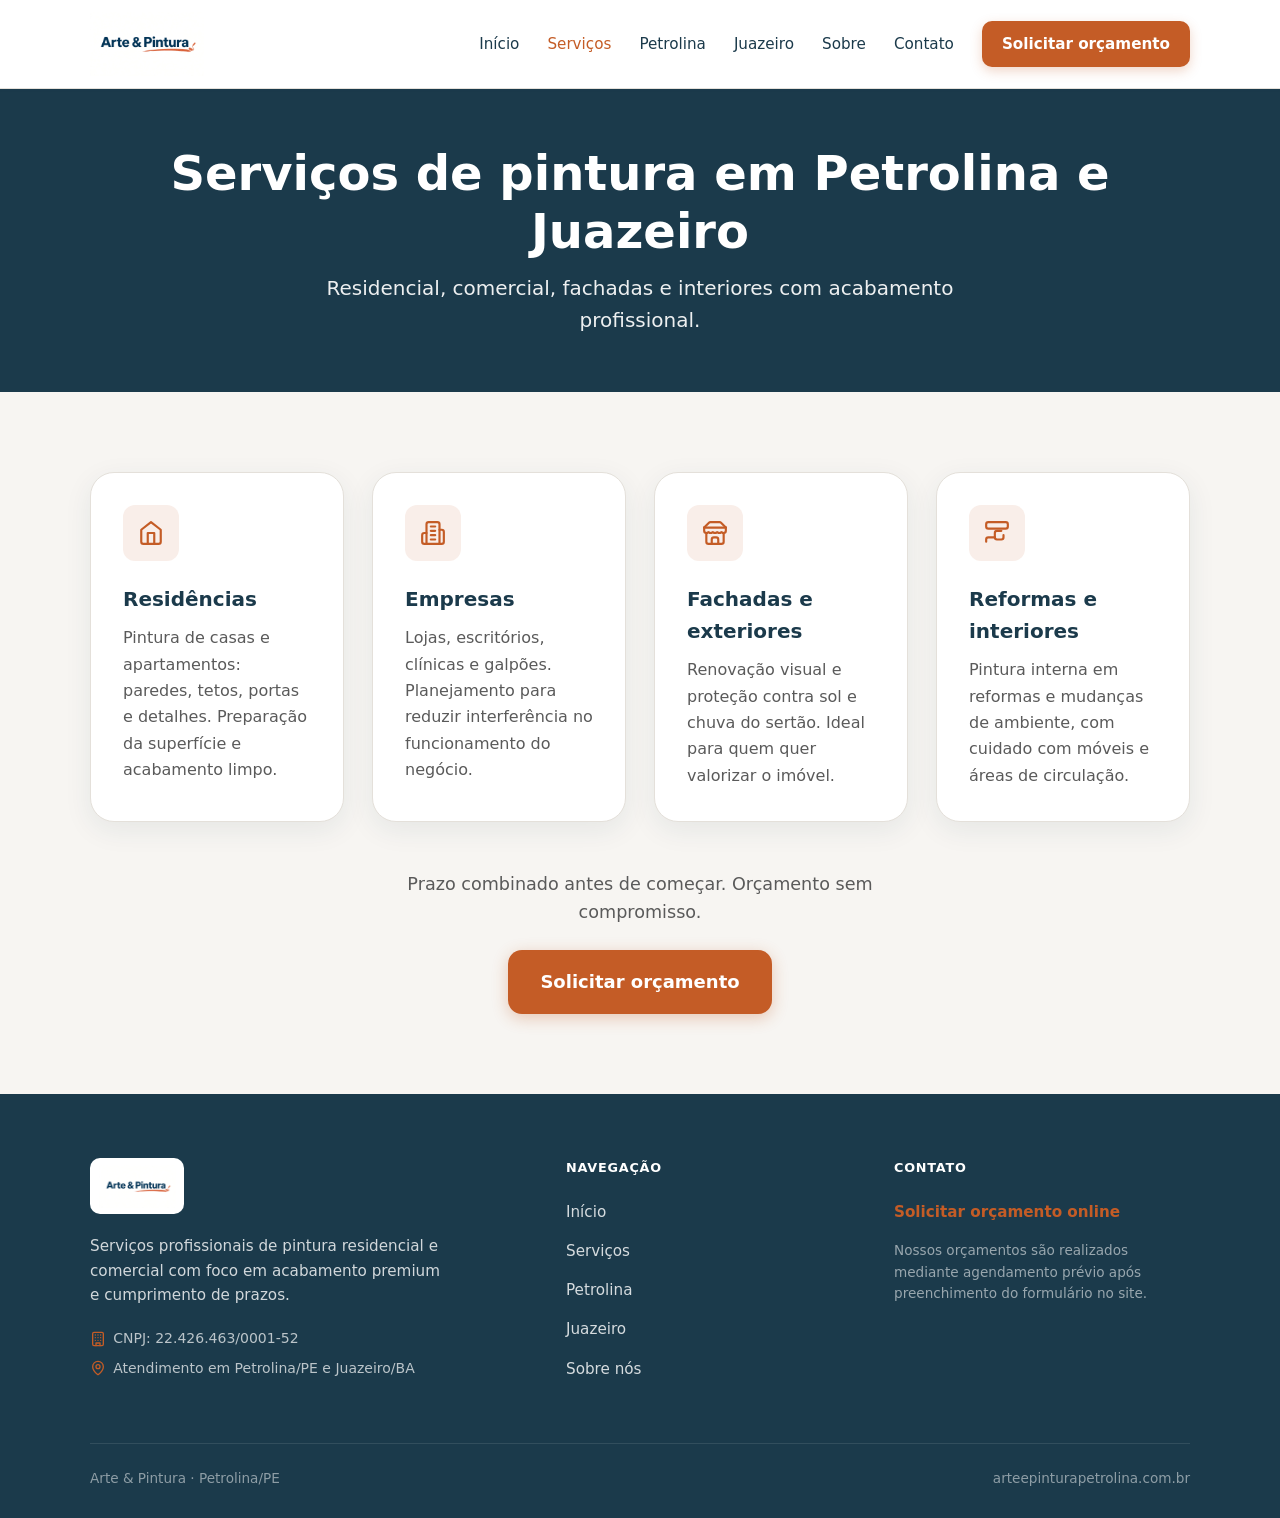
<file: servicos.html>
<!DOCTYPE html>
<html lang="pt-BR">
<head>
  <meta charset="utf-8">
  <meta name="viewport" content="width=device-width, initial-scale=1">
  <title>Serviços de pintura em Petrolina e Juazeiro | Arte & Pintura</title>
  <meta name="description" content="Pintura residencial, comercial, fachadas e interiores em Petrolina/PE e Juazeiro/BA.">
  <link rel="canonical" href="https://arteepinturapetrolina.com.br/servicos.html">
  <meta name="theme-color" content="#1B3A4B">
  <link rel="icon" href="images/favicon.svg" type="image/svg+xml">
  <link rel="stylesheet" href="css/styles.css?v=4">
  <meta property="og:title" content="Serviços de pintura em Petrolina e Juazeiro | Arte & Pintura">
  <meta property="og:description" content="Pintura residencial, comercial, fachadas e interiores em Petrolina/PE e Juazeiro/BA.">
  <meta property="og:type" content="website">
  <meta property="og:url" content="https://arteepinturapetrolina.com.br/servicos.html">
  <meta property="og:locale" content="pt_BR">
  <meta property="og:image" content="https://arteepinturapetrolina.com.br/images/logo.jpg">
  <script src="js/analytics.js" defer></script>
</head>
<body>
  <header class="site-header">
    <div class="container header-inner">
      <a class="logo-link" href="index.html" aria-label="Arte & Pintura — início">
        <img src="images/logo.jpg" alt="Arte & Pintura" width="280" height="64">
      </a>
      <button class="nav-toggle" type="button" aria-expanded="false" aria-controls="site-nav">Menu</button>
      <nav id="site-nav" class="site-nav" aria-label="Principal">
      <a href="index.html">Início</a>
      <a href="servicos.html" aria-current="page">Serviços</a>
      <a href="petrolina.html">Petrolina</a>
      <a href="juazeiro.html">Juazeiro</a>
      <a href="sobre.html">Sobre</a>
      <a href="contato.html">Contato</a>
      <a class="nav-cta" href="contato.html">Solicitar orçamento</a>
      </nav>
    </div>
  </header>
  <main>
    <section class="page-hero">
      <div class="container">
        <h1>Serviços de pintura em Petrolina e Juazeiro</h1>
        <p>Residencial, comercial, fachadas e interiores com acabamento profissional.</p>
      </div>
    </section>
    <section class="section section-lg">
      <div class="container">
        <div class="cards">
          <article class="card">
            <div class="card-icon"><svg viewBox="0 0 24 24" aria-hidden="true"><path d="m3 9 9-7 9 7v11a2 2 0 0 1-2 2H5a2 2 0 0 1-2-2z"/><polyline points="9 22 9 12 15 12 15 22"/></svg></div>
            <h3>Residências</h3>
            <p>Pintura de casas e apartamentos: paredes, tetos, portas e detalhes. Preparação da superfície e acabamento limpo.</p>
          </article>
          <article class="card">
            <div class="card-icon"><svg viewBox="0 0 24 24" aria-hidden="true"><path d="M6 22V4a2 2 0 0 1 2-2h8a2 2 0 0 1 2 2v18Z"/><path d="M6 12H4a2 2 0 0 0-2 2v6a2 2 0 0 0 2 2h2"/><path d="M18 9h2a2 2 0 0 1 2 2v9a2 2 0 0 1-2 2h-2"/><path d="M10 6h4"/><path d="M10 10h4"/><path d="M10 14h4"/><path d="M10 18h4"/></svg></div>
            <h3>Empresas</h3>
            <p>Lojas, escritórios, clínicas e galpões. Planejamento para reduzir interferência no funcionamento do negócio.</p>
          </article>
          <article class="card">
            <div class="card-icon"><svg viewBox="0 0 24 24" aria-hidden="true"><path d="m2 7 4.41-4.41A2 2 0 0 1 7.83 2h8.34a2 2 0 0 1 1.42.59L22 7"/><path d="M4 12v8a2 2 0 0 0 2 2h12a2 2 0 0 0 2-2v-8"/><path d="M15 22v-4a2 2 0 0 0-2-2h-2a2 2 0 0 0-2 2v4"/><path d="M2 7h20"/><path d="M22 7v3a2 2 0 0 1-2 2 2.7 2.7 0 0 1-1.59-.63.7.7 0 0 0-.82 0A2.7 2.7 0 0 1 16 12a2.7 2.7 0 0 1-1.59-.63.7.7 0 0 0-.82 0A2.7 2.7 0 0 1 12 12a2.7 2.7 0 0 1-1.59-.63.7.7 0 0 0-.82 0A2.7 2.7 0 0 1 8 12a2.7 2.7 0 0 1-1.59-.63.7.7 0 0 0-.82 0A2.7 2.7 0 0 1 4 12a2 2 0 0 1-2-2V7"/></svg></div>
            <h3>Fachadas e exteriores</h3>
            <p>Renovação visual e proteção contra sol e chuva do sertão. Ideal para quem quer valorizar o imóvel.</p>
          </article>
          <article class="card">
            <div class="card-icon"><svg viewBox="0 0 24 24" aria-hidden="true"><rect width="20" height="6" x="2" y="2" rx="2"/><path d="M10 16v-4a2 2 0 0 1 2-2h4"/><path d="M10 16a2 2 0 0 0 2 2h4a2 2 0 0 0 2-2v-2"/><path d="M10 16H4a2 2 0 0 0-2 2v2"/></svg></div>
            <h3>Reformas e interiores</h3>
            <p>Pintura interna em reformas e mudanças de ambiente, com cuidado com móveis e áreas de circulação.</p>
          </article>
        </div>
        <div class="cta-block">
          <p>Prazo combinado antes de começar. Orçamento sem compromisso.</p>
          <a class="btn btn-primary btn-lg" href="contato.html">Solicitar orçamento</a>
        </div>
      </div>
    </section>
  </main>
  <footer class="site-footer">
    <div class="container">
      <div class="footer-grid">
        <div>
          <img class="footer-logo" src="images/logo.jpg" alt="Arte & Pintura" width="200" height="56">
          <p>Serviços profissionais de pintura residencial e comercial com foco em acabamento premium e cumprimento de prazos.</p>
          <div class="footer-meta">
            <span><svg viewBox="0 0 24 24" aria-hidden="true"><rect width="16" height="20" x="4" y="2" rx="2" ry="2"/><path d="M9 22v-4h6v4"/><path d="M8 6h.01"/><path d="M16 6h.01"/><path d="M12 6h.01"/><path d="M12 10h.01"/><path d="M12 14h.01"/><path d="M16 10h.01"/><path d="M16 14h.01"/><path d="M8 10h.01"/><path d="M8 14h.01"/></svg> CNPJ: 22.426.463/0001-52</span>
            <span><svg viewBox="0 0 24 24" aria-hidden="true"><path d="M20 10c0 4.993-5.539 10.193-7.399 11.799a1 1 0 0 1-1.202 0C9.539 20.193 4 14.993 4 10a8 8 0 0 1 16 0"/><circle cx="12" cy="10" r="3"/></svg> Atendimento em Petrolina/PE e Juazeiro/BA</span>
          </div>
        </div>
        <div>
          <h3>Navegação</h3>
          <ul class="footer-links">
            <li><a href="index.html">Início</a></li>
            <li><a href="servicos.html">Serviços</a></li>
            <li><a href="petrolina.html">Petrolina</a></li>
            <li><a href="juazeiro.html">Juazeiro</a></li>
            <li><a href="sobre.html">Sobre nós</a></li>
          </ul>
        </div>
        <div>
          <h3>Contato</h3>
          <ul class="footer-links">
            <li><a class="footer-cta" href="contato.html">Solicitar orçamento online</a></li>
          </ul>
          <p class="footer-note">Nossos orçamentos são realizados mediante agendamento prévio após preenchimento do formulário no site.</p>
        </div>
      </div>
      <div class="footer-bottom">
        <span>Arte & Pintura · Petrolina/PE</span>
        <span>arteepinturapetrolina.com.br</span>
      </div>
    </div>
  </footer>
  <script src="js/main.js?v=2"></script>
</body>
</html>
</file>
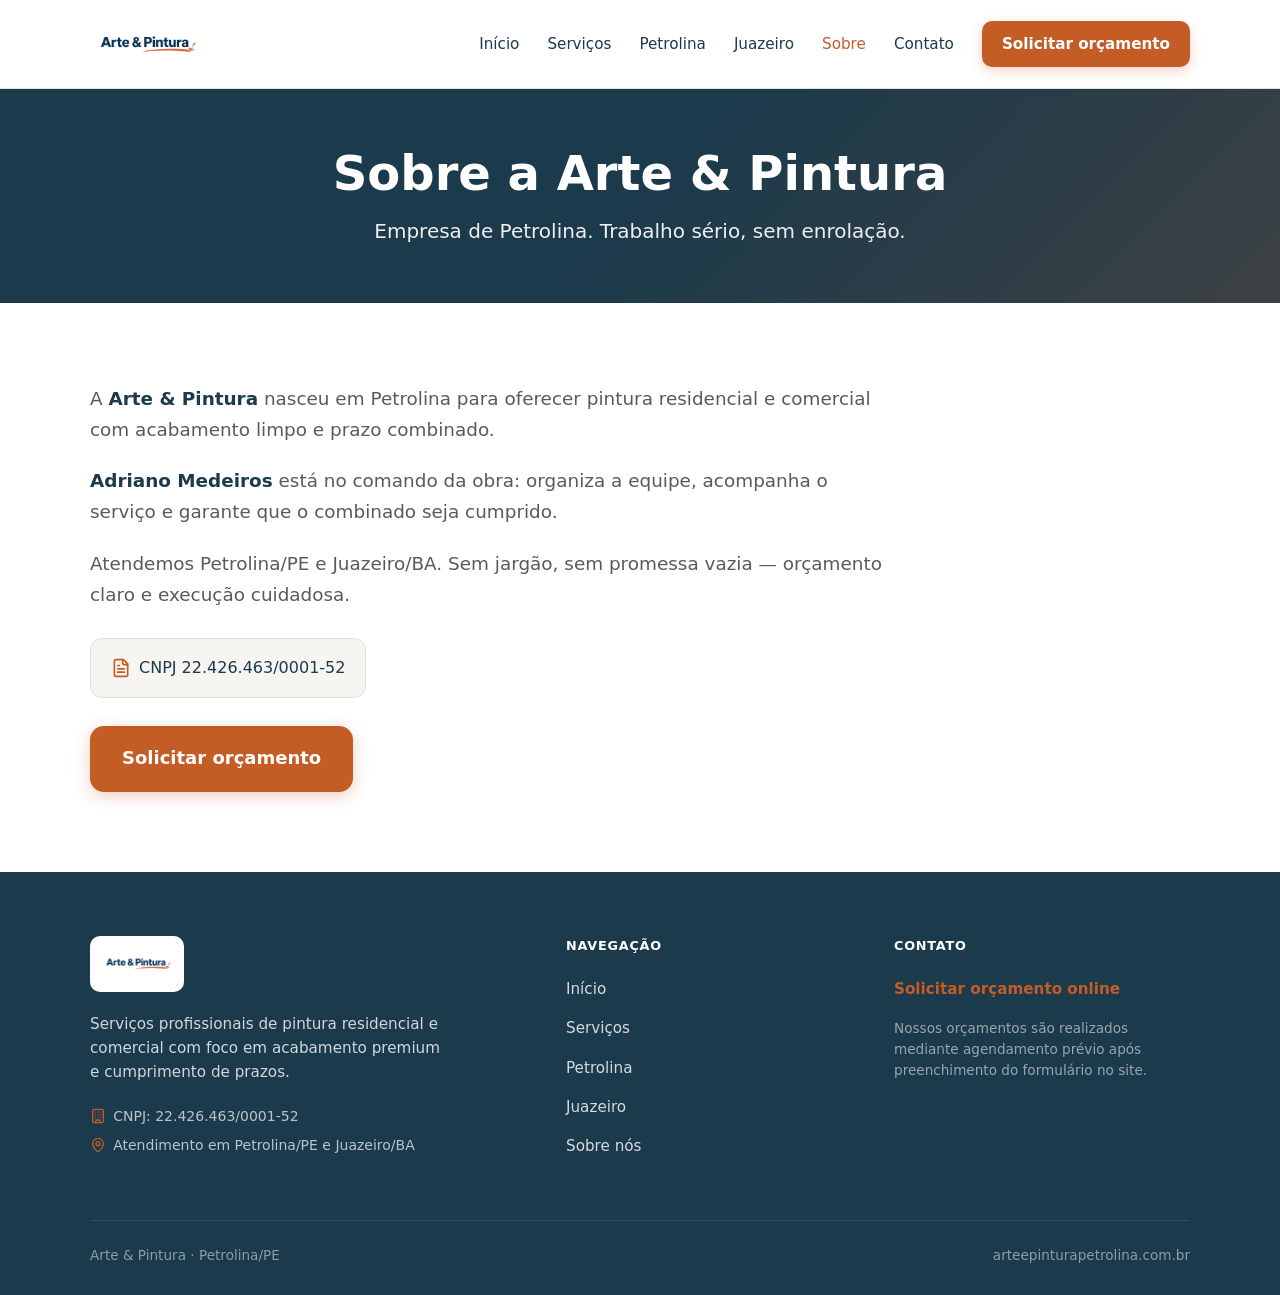
<file: sobre.html>
<!DOCTYPE html>
<html lang="pt-BR">
<head>
  <meta charset="utf-8">
  <meta name="viewport" content="width=device-width, initial-scale=1">
  <title>Sobre a Arte & Pintura | Petrolina</title>
  <meta name="description" content="Arte & Pintura é empresa de Petrolina. Adriano Medeiros no comando da obra — foco em prazo e acabamento limpo.">
  <link rel="canonical" href="https://arteepinturapetrolina.com.br/sobre.html">
  <meta name="theme-color" content="#1B3A4B">
  <link rel="icon" href="images/favicon.svg" type="image/svg+xml">
  <link rel="stylesheet" href="css/styles.css?v=4">
  <meta property="og:title" content="Sobre a Arte & Pintura | Petrolina">
  <meta property="og:description" content="Arte & Pintura é empresa de Petrolina. Adriano Medeiros no comando da obra — foco em prazo e acabamento limpo.">
  <meta property="og:type" content="website">
  <meta property="og:url" content="https://arteepinturapetrolina.com.br/sobre.html">
  <meta property="og:locale" content="pt_BR">
  <meta property="og:image" content="https://arteepinturapetrolina.com.br/images/logo.jpg">
  <script src="js/analytics.js" defer></script>
</head>
<body>
  <header class="site-header">
    <div class="container header-inner">
      <a class="logo-link" href="index.html" aria-label="Arte & Pintura — início">
        <img src="images/logo.jpg" alt="Arte & Pintura" width="280" height="64">
      </a>
      <button class="nav-toggle" type="button" aria-expanded="false" aria-controls="site-nav">Menu</button>
      <nav id="site-nav" class="site-nav" aria-label="Principal">
      <a href="index.html">Início</a>
      <a href="servicos.html">Serviços</a>
      <a href="petrolina.html">Petrolina</a>
      <a href="juazeiro.html">Juazeiro</a>
      <a href="sobre.html" aria-current="page">Sobre</a>
      <a href="contato.html">Contato</a>
      <a class="nav-cta" href="contato.html">Solicitar orçamento</a>
      </nav>
    </div>
  </header>
  <main>
    <section class="page-hero page-hero--gradient">
      <div class="container">
        <h1>Sobre a Arte &amp; Pintura</h1>
        <p>Empresa de Petrolina. Trabalho sério, sem enrolação.</p>
      </div>
    </section>
    <section class="section section-lg" style="background:var(--white)">
      <div class="container">
        <div class="prose prose-lg">
          <p>A <strong>Arte &amp; Pintura</strong> nasceu em Petrolina para oferecer pintura residencial e comercial com acabamento limpo e prazo combinado.</p>
          <p><strong>Adriano Medeiros</strong> está no comando da obra: organiza a equipe, acompanha o serviço e garante que o combinado seja cumprido.</p>
          <p>Atendemos Petrolina/PE e Juazeiro/BA. Sem jargão, sem promessa vazia — orçamento claro e execução cuidadosa.</p>
          <div class="cnpj-badge"><svg viewBox="0 0 24 24" aria-hidden="true"><path d="M15 2H6a2 2 0 0 0-2 2v16a2 2 0 0 0 2 2h12a2 2 0 0 0 2-2V7Z"/><path d="M14 2v4a2 2 0 0 0 2 2h4"/><path d="M10 9H8"/><path d="M16 13H8"/><path d="M16 17H8"/></svg> CNPJ 22.426.463/0001-52</div>
          <p><a class="btn btn-primary btn-lg" href="contato.html">Solicitar orçamento</a></p>
        </div>
      </div>
    </section>
  </main>
  <footer class="site-footer">
    <div class="container">
      <div class="footer-grid">
        <div>
          <img class="footer-logo" src="images/logo.jpg" alt="Arte & Pintura" width="200" height="56">
          <p>Serviços profissionais de pintura residencial e comercial com foco em acabamento premium e cumprimento de prazos.</p>
          <div class="footer-meta">
            <span><svg viewBox="0 0 24 24" aria-hidden="true"><rect width="16" height="20" x="4" y="2" rx="2" ry="2"/><path d="M9 22v-4h6v4"/><path d="M8 6h.01"/><path d="M16 6h.01"/><path d="M12 6h.01"/><path d="M12 10h.01"/><path d="M12 14h.01"/><path d="M16 10h.01"/><path d="M16 14h.01"/><path d="M8 10h.01"/><path d="M8 14h.01"/></svg> CNPJ: 22.426.463/0001-52</span>
            <span><svg viewBox="0 0 24 24" aria-hidden="true"><path d="M20 10c0 4.993-5.539 10.193-7.399 11.799a1 1 0 0 1-1.202 0C9.539 20.193 4 14.993 4 10a8 8 0 0 1 16 0"/><circle cx="12" cy="10" r="3"/></svg> Atendimento em Petrolina/PE e Juazeiro/BA</span>
          </div>
        </div>
        <div>
          <h3>Navegação</h3>
          <ul class="footer-links">
            <li><a href="index.html">Início</a></li>
            <li><a href="servicos.html">Serviços</a></li>
            <li><a href="petrolina.html">Petrolina</a></li>
            <li><a href="juazeiro.html">Juazeiro</a></li>
            <li><a href="sobre.html">Sobre nós</a></li>
          </ul>
        </div>
        <div>
          <h3>Contato</h3>
          <ul class="footer-links">
            <li><a class="footer-cta" href="contato.html">Solicitar orçamento online</a></li>
          </ul>
          <p class="footer-note">Nossos orçamentos são realizados mediante agendamento prévio após preenchimento do formulário no site.</p>
        </div>
      </div>
      <div class="footer-bottom">
        <span>Arte & Pintura · Petrolina/PE</span>
        <span>arteepinturapetrolina.com.br</span>
      </div>
    </div>
  </footer>
  <script src="js/main.js?v=2"></script>
</body>
</html>
</file>
<file: css/styles.css>
/* Arte & Pintura — Superdesign port (production, no Tailwind CDN) */
@import url("https://api.fontshare.com/v2/css?f[]=satoshi@400,500,700&display=swap");

:root {
  --blue: #1B3A4B;
  --navy: #1B3A4B;
  --terracotta: #C45C26;
  --terracotta-dark: #A34A1E;
  --bg: #F7F5F2;
  --charcoal: #2C2C2C;
  --white: #ffffff;
  --muted: #5a5a5a;
  --border: #e4e0da;
  --shadow: 0 8px 28px rgba(27, 58, 75, 0.08);
  --radius: 16px;
  --radius-lg: 24px;
  --max: 1100px;
  --font: "Satoshi", "Segoe UI", system-ui, -apple-system, Roboto, "Helvetica Neue", Arial, sans-serif;
}

*, *::before, *::after { box-sizing: border-box; }

html { scroll-behavior: smooth; }

body {
  margin: 0;
  font-family: var(--font);
  color: var(--charcoal);
  background: var(--bg);
  line-height: 1.6;
  -webkit-font-smoothing: antialiased;
  min-height: 100vh;
  display: flex;
  flex-direction: column;
}

::selection {
  background: var(--terracotta);
  color: var(--white);
}

img { max-width: 100%; height: auto; display: block; }

a { color: var(--blue); text-decoration: none; }
a:hover { color: var(--terracotta); }

.container {
  width: min(100% - 2rem, var(--max));
  margin-inline: auto;
}

@media (min-width: 640px) {
  .container { width: min(100% - 4rem, var(--max)); }
}

main { flex: 1; }

/* Header */
.site-header {
  background: var(--white);
  border-bottom: 1px solid var(--border);
  position: sticky;
  top: 0;
  z-index: 100;
  box-shadow: 0 1px 3px rgba(27, 58, 75, 0.04);
}

.header-inner {
  display: flex;
  align-items: center;
  justify-content: space-between;
  gap: 1rem;
  padding: 0.65rem 0;
  min-height: 88px;
}

.logo-link {
  display: flex;
  align-items: center;
  flex-shrink: 0;
}

.logo-link img {
  height: 64px;
  width: auto;
  object-fit: contain;
}

.nav-toggle {
  display: none;
  background: transparent;
  border: 1px solid var(--border);
  border-radius: 8px;
  padding: 0.5rem 0.75rem;
  cursor: pointer;
  color: var(--blue);
  font-size: 0.9rem;
  font-weight: 600;
  font-family: inherit;
}

.site-nav {
  display: flex;
  align-items: center;
  gap: 0.25rem 1.75rem;
  flex-wrap: wrap;
}

.site-nav a {
  color: var(--blue);
  font-weight: 500;
  font-size: 0.95rem;
  padding: 0.35rem 0;
  transition: color 0.15s ease;
}

.site-nav a:hover,
.site-nav a[aria-current="page"] {
  color: var(--terracotta);
}

.site-nav .nav-cta {
  background: var(--terracotta);
  color: var(--white) !important;
  padding: 0.65rem 1.25rem;
  border-radius: 10px;
  font-weight: 600;
  box-shadow: 0 4px 12px rgba(196, 92, 38, 0.25);
  transition: background 0.15s ease, box-shadow 0.15s ease, transform 0.1s ease;
}

.site-nav .nav-cta:hover {
  background: var(--terracotta-dark);
  box-shadow: 0 6px 16px rgba(196, 92, 38, 0.35);
}

.site-nav .nav-cta:active { transform: scale(0.97); }

@media (max-width: 900px) {
  .nav-toggle { display: inline-flex; align-items: center; }
  .site-nav {
    display: none;
    position: absolute;
    left: 0;
    right: 0;
    top: 100%;
    background: var(--white);
    border-bottom: 1px solid var(--border);
    flex-direction: column;
    align-items: stretch;
    padding: 0.75rem 1rem 1rem;
    gap: 0;
    box-shadow: var(--shadow);
  }
  .site-nav.is-open { display: flex; }
  .site-nav a {
    padding: 0.85rem 0.5rem;
    border-bottom: 1px solid var(--border);
  }
  .site-nav .nav-cta {
    text-align: center;
    margin-top: 0.5rem;
    border-bottom: none;
  }
  .header-inner { position: relative; }
}

/* Buttons */
.btn {
  display: inline-flex;
  align-items: center;
  justify-content: center;
  gap: 0.5rem;
  padding: 0.95rem 1.75rem;
  border-radius: 12px;
  font-weight: 700;
  font-size: 1.05rem;
  font-family: inherit;
  border: none;
  cursor: pointer;
  text-decoration: none;
  transition: background 0.15s ease, box-shadow 0.15s ease, transform 0.1s ease, border-color 0.15s ease;
}

.btn:active { transform: scale(0.97); }

.btn-primary {
  background: var(--terracotta);
  color: var(--white);
  box-shadow: 0 4px 16px rgba(196, 92, 38, 0.3);
}

.btn-primary:hover {
  background: var(--terracotta-dark);
  color: var(--white);
  box-shadow: 0 6px 20px rgba(196, 92, 38, 0.4);
}

.btn-secondary {
  background: transparent;
  color: var(--blue);
  border: 2px solid var(--blue);
}

.btn-secondary:hover {
  background: var(--blue);
  color: var(--white);
}

.btn-lg {
  padding: 1.1rem 2rem;
  font-size: 1.125rem;
  border-radius: 14px;
}

/* Hero (home) */
.hero {
  position: relative;
  overflow: hidden;
  background: var(--navy);
  color: var(--white);
  padding: 5rem 0 5.5rem;
}

.hero::before {
  content: "";
  position: absolute;
  inset: 0;
  background: linear-gradient(135deg, #1B3A4B 0%, rgba(27, 58, 75, 0.95) 45%, rgba(196, 92, 38, 0.4) 100%);
  pointer-events: none;
}

.hero .container { position: relative; z-index: 1; }

.hero-inner { max-width: 40rem; }

.hero h1 {
  margin: 0 0 1.25rem;
  font-size: clamp(2rem, 4.5vw, 3.5rem);
  line-height: 1.15;
  font-weight: 700;
}

.hero .lead {
  margin: 0 0 2rem;
  font-size: clamp(1.1rem, 2vw, 1.25rem);
  opacity: 0.92;
  max-width: 36rem;
  line-height: 1.65;
}

.hero-actions {
  display: flex;
  flex-wrap: wrap;
  gap: 1rem;
}

.hero .btn-primary {
  box-shadow: 0 8px 24px rgba(0, 0, 0, 0.25);
}

.hero .btn-secondary {
  border-color: rgba(255, 255, 255, 0.7);
  color: var(--white);
  background: transparent;
}

.hero .btn-secondary:hover {
  background: rgba(255, 255, 255, 0.1);
  border-color: var(--white);
  color: var(--white);
}

/* Page hero (inner) */
.page-hero {
  background: var(--navy);
  color: var(--white);
  padding: 3.5rem 0;
  position: relative;
  overflow: hidden;
  text-align: center;
}

.page-hero--left { text-align: left; }

.page-hero--gradient::before {
  content: "";
  position: absolute;
  inset: 0;
  background: linear-gradient(135deg, #1B3A4B 0%, rgba(27, 58, 75, 0.95) 50%, rgba(196, 92, 38, 0.2) 100%);
  pointer-events: none;
}

.page-hero .container { position: relative; z-index: 1; }

.page-hero h1 {
  margin: 0 0 0.75rem;
  font-size: clamp(1.85rem, 4vw, 3rem);
  font-weight: 700;
  line-height: 1.2;
}

.page-hero p {
  margin: 0 auto;
  opacity: 0.92;
  max-width: 42rem;
  font-size: clamp(1.05rem, 2vw, 1.25rem);
  font-weight: 500;
}

.page-hero--left p { margin-left: 0; }

/* Trust strip (light, Superdesign style) */
.trust {
  background: var(--white);
  border-bottom: 1px solid var(--border);
  padding: 1rem 0;
  color: var(--muted);
  font-size: 0.9rem;
  font-weight: 500;
}

.trust-inner {
  display: flex;
  flex-wrap: wrap;
  justify-content: center;
  align-items: center;
  gap: 0.5rem 1.5rem;
}

.trust-item {
  display: inline-flex;
  align-items: center;
  gap: 0.45rem;
}

.trust-item strong { color: var(--navy); }

.trust-icon {
  color: var(--terracotta);
  flex-shrink: 0;
  display: inline-flex;
}

.trust-sep {
  color: var(--border);
  display: none;
}

@media (min-width: 700px) {
  .trust-sep { display: inline; }
}

/* Sections */
.section {
  padding: 4.5rem 0;
}

.section-lg { padding: 5rem 0; }

.section-alt {
  background: var(--white);
  border-block: 1px solid var(--border);
}

.section-title {
  margin: 0 0 0.75rem;
  font-size: clamp(1.75rem, 3.5vw, 2.25rem);
  color: var(--navy);
  line-height: 1.25;
  font-weight: 700;
}

.section-intro {
  margin: 0 0 2.5rem;
  color: var(--muted);
  max-width: 40rem;
  font-size: 1.1rem;
}

.section-intro--center {
  margin-left: auto;
  margin-right: auto;
  text-align: center;
}

.text-center { text-align: center; }

/* Service cards */
.cards {
  display: grid;
  grid-template-columns: repeat(auto-fit, minmax(230px, 1fr));
  gap: 1.75rem;
}

.card {
  background: var(--white);
  border: 1px solid var(--border);
  border-radius: var(--radius-lg);
  padding: 2rem;
  box-shadow: var(--shadow);
  transition: border-color 0.2s ease, transform 0.2s ease;
}

.card:hover {
  border-color: var(--terracotta);
}

.card:hover .card-icon {
  transform: scale(1.08);
}

.card-icon {
  width: 56px;
  height: 56px;
  border-radius: 12px;
  background: rgba(196, 92, 38, 0.1);
  color: var(--terracotta);
  display: flex;
  align-items: center;
  justify-content: center;
  margin-bottom: 1.35rem;
  transition: transform 0.2s ease;
}

.card-icon svg {
  width: 26px;
  height: 26px;
  stroke: currentColor;
  fill: none;
  stroke-width: 2;
  stroke-linecap: round;
  stroke-linejoin: round;
}

.card h3 {
  margin: 0 0 0.65rem;
  color: var(--navy);
  font-size: 1.25rem;
  font-weight: 700;
}

.card p {
  margin: 0;
  color: var(--muted);
  line-height: 1.65;
}

/* Process / why us */
.process {
  display: grid;
  grid-template-columns: 1fr;
  gap: 2.5rem;
  text-align: center;
}

@media (min-width: 768px) {
  .process {
    grid-template-columns: repeat(3, 1fr);
    gap: 2.5rem;
  }
}

.process-step-num {
  width: 64px;
  height: 64px;
  margin: 0 auto 1.35rem;
  border-radius: 50%;
  background: var(--navy);
  color: var(--white);
  display: flex;
  align-items: center;
  justify-content: center;
  font-size: 1.5rem;
  font-weight: 700;
  box-shadow: 0 4px 12px rgba(27, 58, 75, 0.2);
}

.process h3 {
  margin: 0 0 0.65rem;
  color: var(--navy);
  font-size: 1.25rem;
}

.process p {
  margin: 0;
  color: var(--muted);
}

/* Form layout (home split) */
.form-layout {
  display: flex;
  flex-direction: column;
  gap: 3rem;
  align-items: flex-start;
}

@media (min-width: 960px) {
  .form-layout {
    flex-direction: row;
    gap: 4rem;
  }
  .form-layout-copy {
    flex: 1;
    position: sticky;
    top: 7rem;
  }
  .form-layout-form {
    flex: 1;
    width: 100%;
  }
}

.form-layout-copy h2 {
  margin: 0 0 1.25rem;
  font-size: clamp(1.75rem, 3vw, 2.25rem);
  color: var(--navy);
  font-weight: 700;
  line-height: 1.25;
}

.form-layout-copy > p {
  margin: 0 0 1.75rem;
  color: var(--muted);
  font-size: 1.1rem;
  line-height: 1.65;
}

.perk-card {
  background: var(--white);
  border: 1px solid var(--border);
  border-radius: var(--radius-lg);
  padding: 1.75rem;
  box-shadow: 0 1px 3px rgba(27, 58, 75, 0.04);
  display: flex;
  flex-direction: column;
  gap: 1.35rem;
}

.perk {
  display: flex;
  gap: 1rem;
  align-items: flex-start;
}

.perk-icon {
  color: var(--terracotta);
  flex-shrink: 0;
  margin-top: 0.15rem;
}

.perk-icon svg {
  width: 24px;
  height: 24px;
  stroke: currentColor;
  fill: none;
  stroke-width: 2;
  stroke-linecap: round;
  stroke-linejoin: round;
}

.perk h4 {
  margin: 0;
  color: var(--navy);
  font-size: 1rem;
  font-weight: 700;
}

.perk p {
  margin: 0.25rem 0 0;
  color: var(--muted);
  font-size: 0.875rem;
}

/* Form */
.form-section {
  padding: 4rem 0 4.5rem;
}

.form-card {
  background: var(--white);
  border: 1px solid var(--border);
  border-radius: var(--radius-lg);
  padding: 2rem;
  box-shadow: var(--shadow);
  width: 100%;
}

@media (min-width: 640px) {
  .form-card { padding: 2.5rem; }
}

.form-card--narrow {
  max-width: 40rem;
  margin-inline: auto;
  border-radius: 1.5rem;
}

.form-card h2 {
  margin: 0 0 0.35rem;
  color: var(--navy);
  font-size: clamp(1.5rem, 2.5vw, 1.85rem);
  font-weight: 700;
}

.form-card .form-note {
  margin: 0 0 1.75rem;
  color: var(--muted);
  font-size: 1rem;
}

.form-group {
  margin-bottom: 1.25rem;
}

.form-group label {
  display: block;
  font-weight: 700;
  color: var(--navy);
  margin-bottom: 0.45rem;
  font-size: 0.875rem;
}

.form-group input,
.form-group select,
.form-group textarea {
  width: 100%;
  padding: 0.85rem 1rem;
  border: 1px solid var(--border);
  border-radius: 12px;
  font: inherit;
  color: var(--charcoal);
  background: var(--bg);
  transition: border-color 0.15s ease, box-shadow 0.15s ease, background 0.15s ease;
}

.form-group input:focus,
.form-group select:focus,
.form-group textarea:focus {
  outline: none;
  border-color: var(--terracotta);
  box-shadow: 0 0 0 3px rgba(196, 92, 38, 0.15);
  background: var(--white);
}

.form-group select,
select.form-select {
  display: block;
  width: 100%;
  max-width: 100%;
  height: 3.25rem;
  min-height: 3.25rem;
  padding: 0.75rem 2.75rem 0.75rem 1rem;
  border: 1px solid var(--border);
  border-radius: 12px;
  font: inherit;
  font-size: 1rem;
  line-height: 1.25;
  color: var(--charcoal);
  background-color: var(--bg);
  background-image: url("data:image/svg+xml,%3Csvg xmlns='http://www.w3.org/2000/svg' width='16' height='16' viewBox='0 0 24 24' fill='none' stroke='%235a5a5a' stroke-width='2.5' stroke-linecap='round' stroke-linejoin='round'%3E%3Cpolyline points='6 9 12 15 18 9'%3E%3C/polyline%3E%3C/svg%3E");
  background-repeat: no-repeat;
  background-position: right 1rem center;
  background-size: 1rem;
  appearance: none;
  -webkit-appearance: none;
  -moz-appearance: none;
  cursor: pointer;
  box-sizing: border-box;
}

.form-group select:focus,
select.form-select:focus {
  outline: none;
  border-color: var(--terracotta);
  box-shadow: 0 0 0 3px rgba(196, 92, 38, 0.15);
  background-color: var(--white);
  background-image: url("data:image/svg+xml,%3Csvg xmlns='http://www.w3.org/2000/svg' width='16' height='16' viewBox='0 0 24 24' fill='none' stroke='%235a5a5a' stroke-width='2.5' stroke-linecap='round' stroke-linejoin='round'%3E%3Cpolyline points='6 9 12 15 18 9'%3E%3C/polyline%3E%3C/svg%3E");
  background-repeat: no-repeat;
  background-position: right 1rem center;
  background-size: 1rem;
}

.form-group textarea {
  min-height: 120px;
  resize: vertical;
}

.form-actions {
  display: flex;
  flex-wrap: wrap;
  gap: 0.75rem;
  align-items: center;
  margin-top: 0.5rem;
}

.form-actions .btn { width: 100%; }

.form-hint {
  font-size: 0.8rem;
  color: var(--muted);
  margin: 1rem 0 0;
  text-align: center;
}

.form-card--narrow .form-hint,
.form-card--narrow .form-actions .btn {
  text-align: left;
}

.form-card--narrow .form-actions .btn { width: auto; }

.form-status {
  margin-top: 0.75rem;
  font-size: 0.9rem;
  display: none;
}

.form-status.is-visible { display: block; }
.form-status.is-error { color: #a33; }
.form-status.is-ok { color: #1a6b3c; }

/* Content */
.prose {
  max-width: 50rem;
}

.prose p {
  margin: 0 0 1.25rem;
  color: var(--muted);
  font-size: 1.1rem;
  line-height: 1.7;
}

.prose p:last-child { margin-bottom: 0; }

.prose strong { color: var(--navy); }

.prose-lg p { font-size: 1.15rem; }

.cnpj-badge {
  display: inline-flex;
  align-items: center;
  gap: 0.5rem;
  background: var(--bg);
  border: 1px solid var(--border);
  border-radius: 12px;
  padding: 1rem 1.25rem;
  color: var(--navy);
  font-weight: 500;
  margin: 0.5rem 0 1.75rem;
}

.cnpj-badge svg {
  color: var(--terracotta);
  width: 20px;
  height: 20px;
  stroke: currentColor;
  fill: none;
  stroke-width: 2;
  stroke-linecap: round;
  stroke-linejoin: round;
}

.content-grid {
  display: grid;
  gap: 2.5rem;
}

@media (min-width: 860px) {
  .content-grid-2 {
    grid-template-columns: 1.15fr 1fr;
    align-items: start;
  }
}

.list-check {
  list-style: none;
  padding: 0;
  margin: 1rem 0 0;
}

.list-check li {
  position: relative;
  padding: 0.7rem 0 0.7rem 1.75rem;
  border-bottom: 1px solid var(--border);
  color: var(--muted);
}

.list-check li::before {
  content: "";
  position: absolute;
  left: 0;
  top: 1.1rem;
  width: 10px;
  height: 10px;
  border-radius: 50%;
  background: var(--terracotta);
}

.owner-card {
  display: flex;
  gap: 1rem;
  align-items: flex-start;
  background: var(--bg);
  border: 1px solid var(--border);
  border-radius: var(--radius);
  padding: 1.25rem 1.35rem;
  margin-top: 1.75rem;
}

.owner-card-icon {
  width: 48px;
  height: 48px;
  border-radius: 12px;
  background: rgba(196, 92, 38, 0.12);
  color: var(--terracotta);
  display: flex;
  align-items: center;
  justify-content: center;
  flex-shrink: 0;
}

.owner-card-icon svg {
  width: 24px;
  height: 24px;
  stroke: currentColor;
  fill: none;
  stroke-width: 2;
  stroke-linecap: round;
  stroke-linejoin: round;
}

.owner-card strong {
  display: block;
  color: var(--navy);
  font-size: 1.05rem;
}

.owner-card span {
  color: var(--muted);
  font-size: 0.9rem;
}

/* Thank you */
.thanks {
  text-align: center;
  padding: 4.5rem 0;
  max-width: 36rem;
  margin-inline: auto;
}

.thanks-icon {
  width: 64px;
  height: 64px;
  margin: 0 auto 1.25rem;
  border-radius: 50%;
  background: rgba(196, 92, 38, 0.15);
  color: var(--terracotta);
  display: flex;
  align-items: center;
  justify-content: center;
  font-size: 1.75rem;
}

.thanks h1 {
  color: var(--navy);
  margin: 0 0 0.75rem;
}

.thanks p {
  color: var(--muted);
  margin: 0 0 1.75rem;
}

/* Footer */
.site-footer {
  background: var(--navy);
  color: rgba(255, 255, 255, 0.88);
  padding: 4rem 0 1.75rem;
  margin-top: auto;
}

.footer-grid {
  display: grid;
  gap: 2.5rem;
  margin-bottom: 3rem;
}

@media (min-width: 768px) {
  .footer-grid {
    grid-template-columns: 1.5fr 1fr 1fr;
    gap: 2rem;
  }
}

.footer-logo {
  height: 56px;
  width: auto;
  object-fit: contain;
  background: var(--white);
  padding: 0.4rem 0.55rem;
  border-radius: 10px;
  margin-bottom: 1.25rem;
}

.footer-brand {
  font-weight: 700;
  color: var(--white);
  font-size: 1.15rem;
  margin-bottom: 0.5rem;
}

.site-footer p {
  margin: 0;
  font-size: 0.95rem;
  line-height: 1.6;
  color: rgba(255, 255, 255, 0.8);
  max-width: 22rem;
}

.footer-meta {
  margin-top: 1.25rem;
  display: flex;
  flex-direction: column;
  gap: 0.45rem;
  font-size: 0.875rem;
  color: rgba(255, 255, 255, 0.7);
}

.footer-meta span {
  display: inline-flex;
  align-items: center;
  gap: 0.45rem;
}

.footer-meta svg {
  color: var(--terracotta);
  width: 16px;
  height: 16px;
  stroke: currentColor;
  fill: none;
  stroke-width: 2;
  stroke-linecap: round;
  stroke-linejoin: round;
  flex-shrink: 0;
}

.site-footer h3 {
  margin: 0 0 1.25rem;
  color: var(--white);
  font-size: 0.8rem;
  text-transform: uppercase;
  letter-spacing: 0.06em;
  font-weight: 700;
}

.footer-links {
  list-style: none;
  padding: 0;
  margin: 0;
}

.footer-links li { margin-bottom: 0.85rem; }

.footer-links a {
  color: rgba(255, 255, 255, 0.82);
  font-size: 0.95rem;
  transition: color 0.15s ease;
}

.footer-links a:hover { color: #f0b090; }

.footer-links a.footer-cta {
  color: var(--terracotta);
  font-weight: 600;
}

.footer-links a.footer-cta:hover { color: var(--white); }

.footer-note {
  margin-top: 1rem !important;
  font-size: 0.85rem !important;
  color: rgba(255, 255, 255, 0.55) !important;
  line-height: 1.55 !important;
}

.footer-bottom {
  border-top: 1px solid rgba(255, 255, 255, 0.1);
  padding-top: 1.5rem;
  font-size: 0.85rem;
  display: flex;
  flex-wrap: wrap;
  gap: 0.5rem 1.5rem;
  justify-content: space-between;
  color: rgba(255, 255, 255, 0.5);
}

/* Utility */
.sr-only {
  position: absolute;
  width: 1px;
  height: 1px;
  padding: 0;
  margin: -1px;
  overflow: hidden;
  clip: rect(0, 0, 0, 0);
  border: 0;
}

.mt-2 { margin-top: 2rem; }
.mb-0 { margin-bottom: 0; }

.cta-block {
  text-align: center;
  margin-top: 3rem;
}

.cta-block p {
  color: var(--muted);
  font-size: 1.1rem;
  margin: 0 0 1.5rem;
  max-width: 36rem;
  margin-inline: auto;
}
</file>
